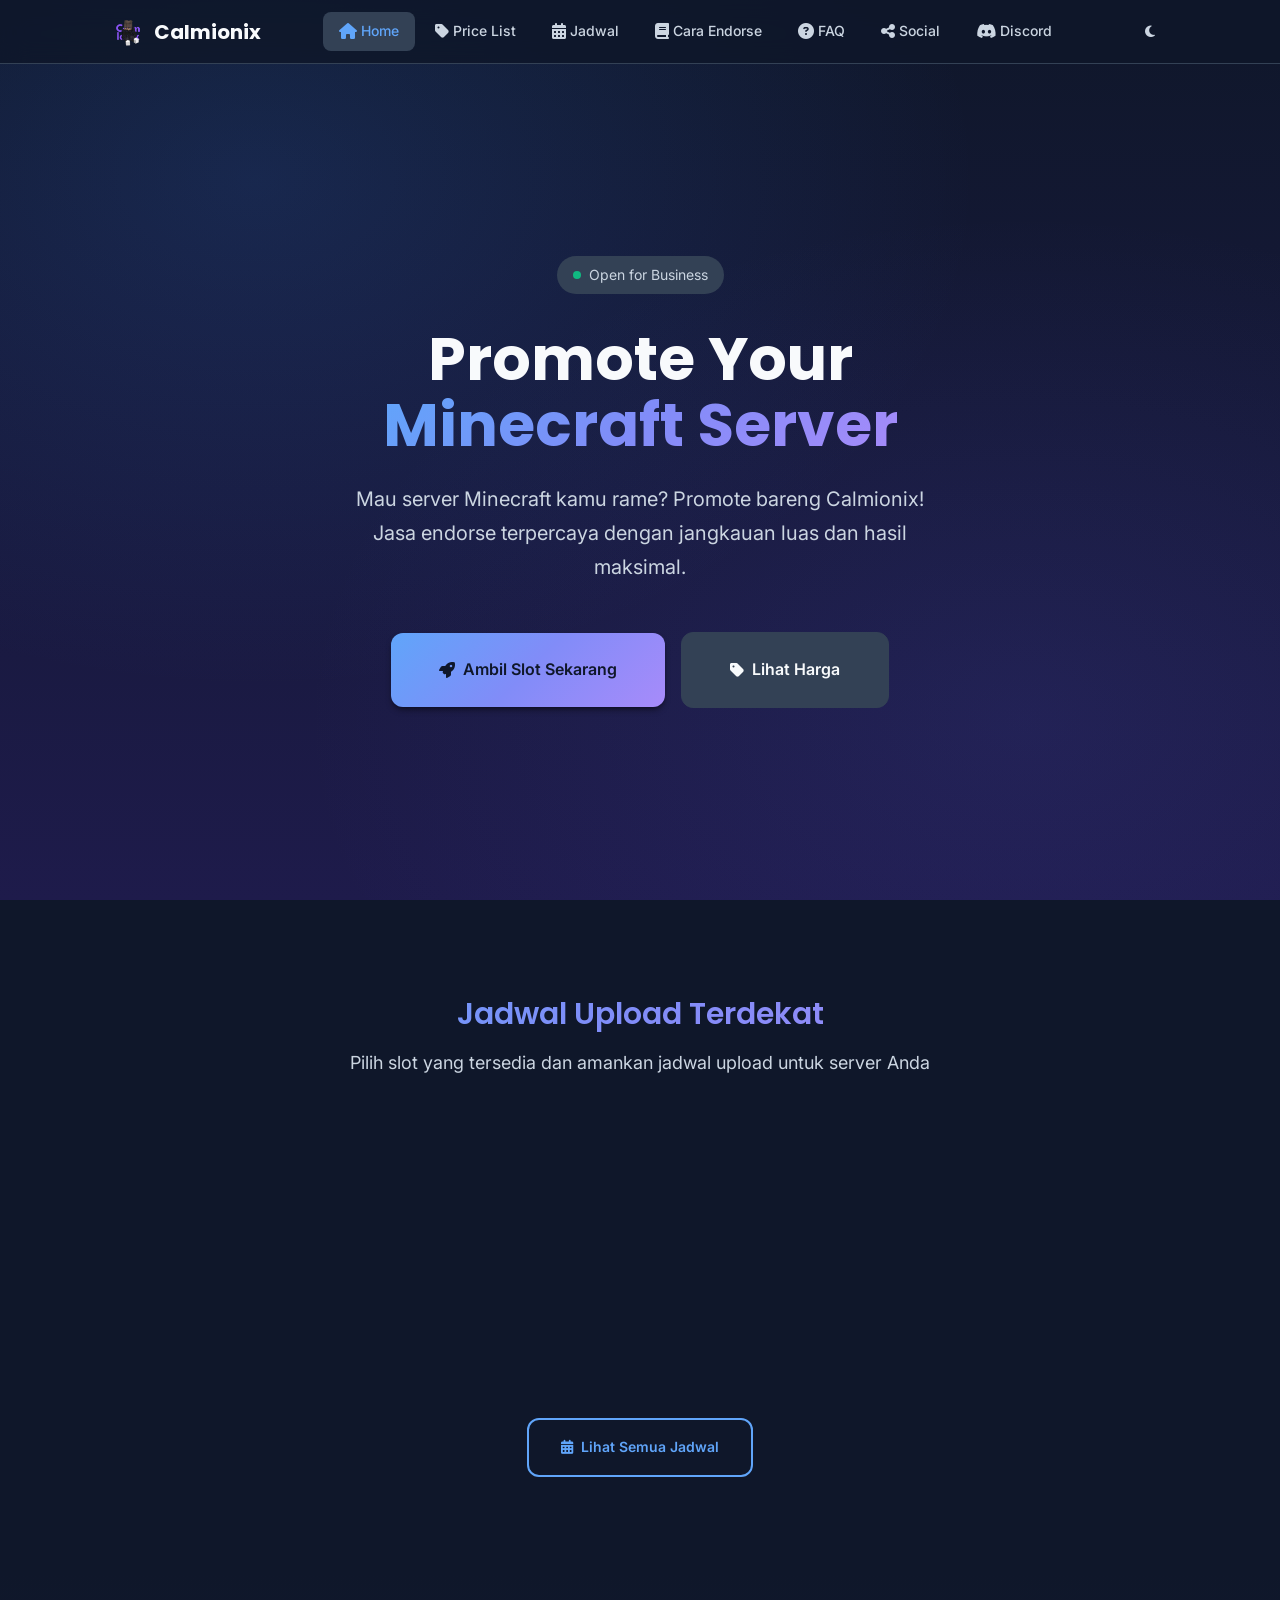
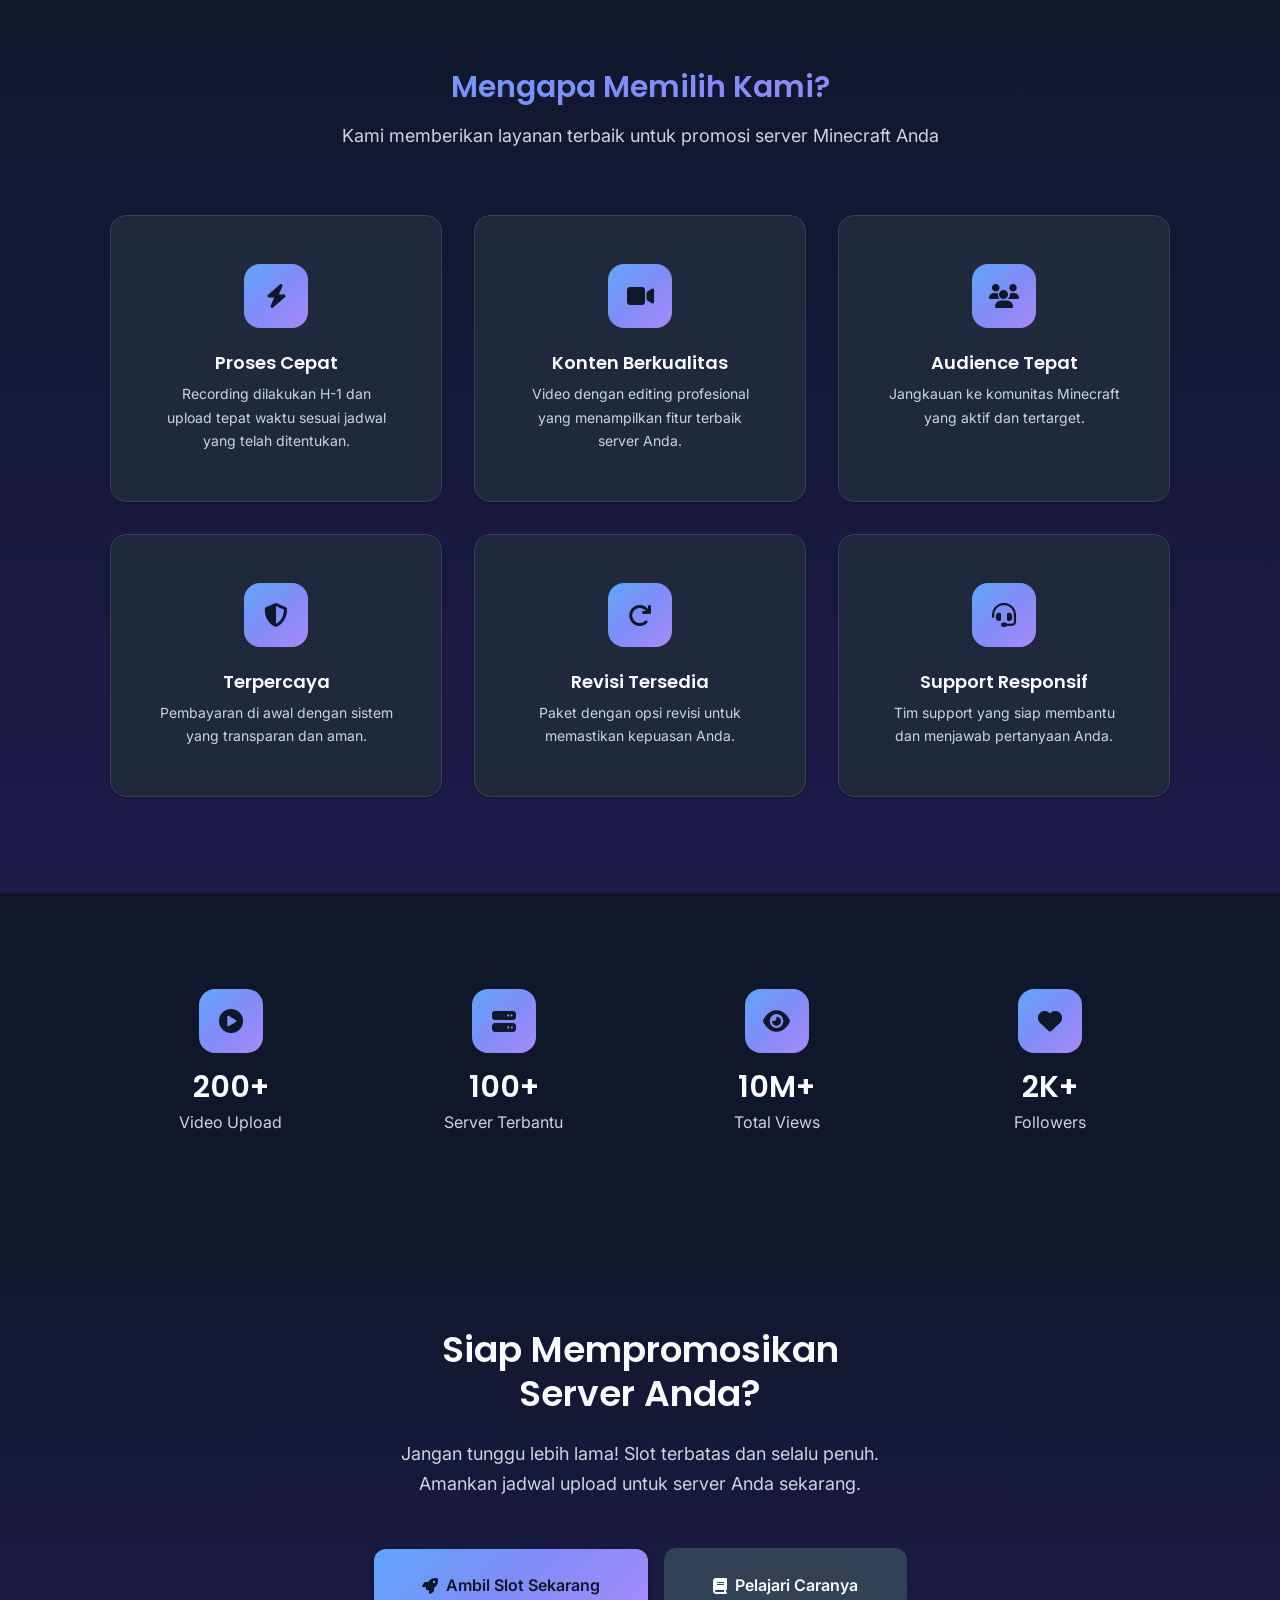
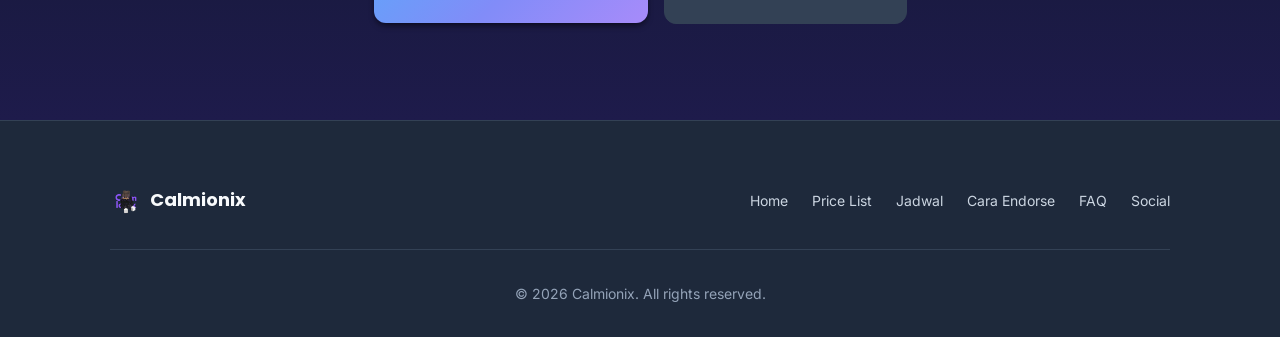
<file: index.html>
<!DOCTYPE html>
<html lang="id" data-theme="dark">
<head>
  <meta charset="UTF-8">
  <meta name="viewport" content="width=device-width, initial-scale=1.0">
  <title>Calmionix - Promote Your Minecraft Server</title>
  <meta name="description" content="Mau server Minecraft kamu rame? Promote bareng Calmionix! Jasa endorse terpercaya dengan jangkauan luas dan hasil maksimal.">
  
  <!-- Fonts -->
  <link rel="preconnect" href="https://fonts.googleapis.com">
  <link rel="preconnect" href="https://fonts.gstatic.com" crossorigin>
  <link href="https://fonts.googleapis.com/css2?family=Inter:wght@400;500;600;700&family=Poppins:wght@500;600;700&display=swap" rel="stylesheet">
  
  <!-- Icons -->
  <link rel="stylesheet" href="https://cdnjs.cloudflare.com/ajax/libs/font-awesome/6.5.1/css/all.min.css">
  
  <!-- Styles -->
  <link rel="stylesheet" href="assets/css/main.css">
  
  <!-- Favicon -->
  <link rel="icon" type="image/png" href="assets/images/logo.png">
</head>
<body>
  <!-- Navbar -->
  <nav class="navbar">
    <div class="container">
      <a href="index.html" class="navbar-brand">
        <img src="assets/images/logo.png" alt="Calmionix Logo">
        <span>Calmionix</span>
      </a>
      
      <ul class="navbar-nav">
        <li><a href="index.html" class="nav-link active"><i class="fas fa-home"></i> Home</a></li>
        <li><a href="price.html" class="nav-link"><i class="fas fa-tag"></i> Price List</a></li>
        <li><a href="schedule.html" class="nav-link"><i class="fas fa-calendar-alt"></i> Jadwal</a></li>
        <li><a href="cara-endorse.html" class="nav-link"><i class="fas fa-book"></i> Cara Endorse</a></li>
        <li><a href="faq.html" class="nav-link"><i class="fas fa-question-circle"></i> FAQ</a></li>
        <li><a href="social.html" class="nav-link"><i class="fas fa-share-alt"></i> Social</a></li>
        <li><a href="https://discord.gg/qfdBAW29sT" class="nav-link" target="_blank"><i class="fab fa-discord"></i> Discord</a></li>
      </ul>
      
      <div class="navbar-actions">
        <button class="theme-toggle" aria-label="Toggle theme">
          <i class="fas fa-sun sun-icon"></i>
          <i class="fas fa-moon moon-icon"></i>
        </button>
        <button class="menu-toggle" aria-label="Toggle menu">
          <span></span>
          <span></span>
          <span></span>
        </button>
      </div>
    </div>
  </nav>

  <!-- Hero Section -->
  <section class="hero bg-gradient">
    <div class="container">
      <div class="hero-content animate-fade-in-up">
        <div class="hero-badge">
          <span></span>
          Open for Business
        </div>
        
        <h1>
          Promote Your<br>
          <span class="gradient-text">Minecraft Server</span><br>
        </h1>
        
        <p>
          Mau server Minecraft kamu rame? Promote bareng Calmionix!
          Jasa endorse terpercaya dengan jangkauan luas dan hasil maksimal.
        </p>
        
        <div class="hero-actions">
          <a href="schedule.html" class="btn btn-primary btn-lg">
            <i class="fas fa-rocket"></i>
            Ambil Slot Sekarang
          </a>
          <a href="price.html" class="btn btn-secondary btn-lg">
            <i class="fas fa-tag"></i>
            Lihat Harga
          </a>
        </div>
      </div>
    </div>
  </section>

  <!-- Preview Jadwal Section -->
  <section class="section">
    <div class="container">
      <div class="section-title reveal">
        <h2>Jadwal Upload Terdekat</h2>
        <p>Pilih slot yang tersedia dan amankan jadwal upload untuk server Anda</p>
      </div>
      
      <div class="schedule-grid" id="schedulePreview">
        <!-- Schedule items will be loaded by JavaScript -->
      </div>
      
      <div class="text-center mt-4 reveal">
        <a href="schedule.html" class="btn btn-outline">
          <i class="fas fa-calendar-alt"></i>
          Lihat Semua Jadwal
        </a>
      </div>
    </div>
  </section>

  <!-- Keunggulan Section -->
  <section class="section bg-gradient">
    <div class="container">
      <div class="section-title reveal">
        <h2>Mengapa Memilih Kami?</h2>
        <p>Kami memberikan layanan terbaik untuk promosi server Minecraft Anda</p>
      </div>
      
      <div class="grid grid-3">
        <div class="card feature-card reveal stagger-1">
          <div class="feature-icon">
            <i class="fas fa-bolt"></i>
          </div>
          <h3>Proses Cepat</h3>
          <p>Recording dilakukan H-1 dan upload tepat waktu sesuai jadwal yang telah ditentukan.</p>
        </div>
        
        <div class="card feature-card reveal stagger-2">
          <div class="feature-icon">
            <i class="fas fa-video"></i>
          </div>
          <h3>Konten Berkualitas</h3>
          <p>Video dengan editing profesional yang menampilkan fitur terbaik server Anda.</p>
        </div>
        
        <div class="card feature-card reveal stagger-3">
          <div class="feature-icon">
            <i class="fas fa-users"></i>
          </div>
          <h3>Audience Tepat</h3>
          <p>Jangkauan ke komunitas Minecraft yang aktif dan tertarget.</p>
        </div>
        
        <div class="card feature-card reveal stagger-4">
          <div class="feature-icon">
            <i class="fas fa-shield-alt"></i>
          </div>
          <h3>Terpercaya</h3>
          <p>Pembayaran di awal dengan sistem yang transparan dan aman.</p>
        </div>
        
        <div class="card feature-card reveal stagger-5">
          <div class="feature-icon">
            <i class="fas fa-redo"></i>
          </div>
          <h3>Revisi Tersedia</h3>
          <p>Paket dengan opsi revisi untuk memastikan kepuasan Anda.</p>
        </div>
        
        <div class="card feature-card reveal stagger-6">
          <div class="feature-icon">
            <i class="fas fa-headset"></i>
          </div>
          <h3>Support Responsif</h3>
          <p>Tim support yang siap membantu dan menjawab pertanyaan Anda.</p>
        </div>
      </div>
    </div>
  </section>

  <!-- Stats Section -->
  <section class="section">
    <div class="container">
      <div class="grid grid-4 text-center reveal">
        <div>
          <div class="feature-icon" style="margin-bottom: var(--space-md);">
            <i class="fas fa-play-circle"></i>
          </div>
          <h3 style="font-size: var(--text-3xl); margin-bottom: var(--space-xs);">200+</h3>
          <p>Video Upload</p>
        </div>
        <div>
          <div class="feature-icon" style="margin-bottom: var(--space-md);">
            <i class="fas fa-server"></i>
          </div>
          <h3 style="font-size: var(--text-3xl); margin-bottom: var(--space-xs);">100+</h3>
          <p>Server Terbantu</p>
        </div>
        <div>
          <div class="feature-icon" style="margin-bottom: var(--space-md);">
            <i class="fas fa-eye"></i>
          </div>
          <h3 style="font-size: var(--text-3xl); margin-bottom: var(--space-xs);">10M+</h3>
          <p>Total Views</p>
        </div>
        <div>
          <div class="feature-icon" style="margin-bottom: var(--space-md);">
            <i class="fas fa-heart"></i>
          </div>
          <h3 style="font-size: var(--text-3xl); margin-bottom: var(--space-xs);">2K+</h3>
          <p>Followers</p>
        </div>
      </div>
    </div>
  </section>

  <!-- CTA Section -->
  <section class="section bg-gradient">
    <div class="container">
      <div class="text-center reveal">
        <h2 style="font-size: var(--text-4xl); margin-bottom: var(--space-lg);">
          Siap Mempromosikan<br>Server Anda?
        </h2>
        <p style="font-size: var(--text-lg); max-width: 500px; margin: 0 auto var(--space-2xl);">
          Jangan tunggu lebih lama! Slot terbatas dan selalu penuh. 
          Amankan jadwal upload untuk server Anda sekarang.
        </p>
        <div class="hero-actions" style="justify-content: center;">
          <a href="schedule.html" class="btn btn-primary btn-lg">
            <i class="fas fa-rocket"></i>
            Ambil Slot Sekarang
          </a>
          <a href="cara-endorse.html" class="btn btn-secondary btn-lg">
            <i class="fas fa-book"></i>
            Pelajari Caranya
          </a>
        </div>
      </div>
    </div>
  </section>

  <!-- Footer -->
  <footer class="footer">
    <div class="container">
      <div class="footer-content">
        <a href="index.html" class="footer-brand">
          <img src="assets/images/logo.png" alt="Calmionix Logo" style="width: 32px; height: 32px;">
          <span>Calmionix</span>
        </a>
        
        <ul class="footer-links">
          <li><a href="index.html">Home</a></li>
          <li><a href="price.html">Price List</a></li>
          <li><a href="schedule.html">Jadwal</a></li>
          <li><a href="cara-endorse.html">Cara Endorse</a></li>
          <li><a href="faq.html">FAQ</a></li>
          <li><a href="social.html">Social</a></li>
        </ul>
      </div>
      
      <div class="footer-bottom">
        <p>&copy; 2026 Calmionix. All rights reserved.</p>
      </div>
    </div>
  </footer>

  <!-- Scripts -->
  <script src="assets/js/main.js"></script>
  <script>
    // Load schedule preview
    document.addEventListener('DOMContentLoaded', function() {
      Calmionix.loadSchedulePreview();
    });
  </script>
</body>
</html>
</file>
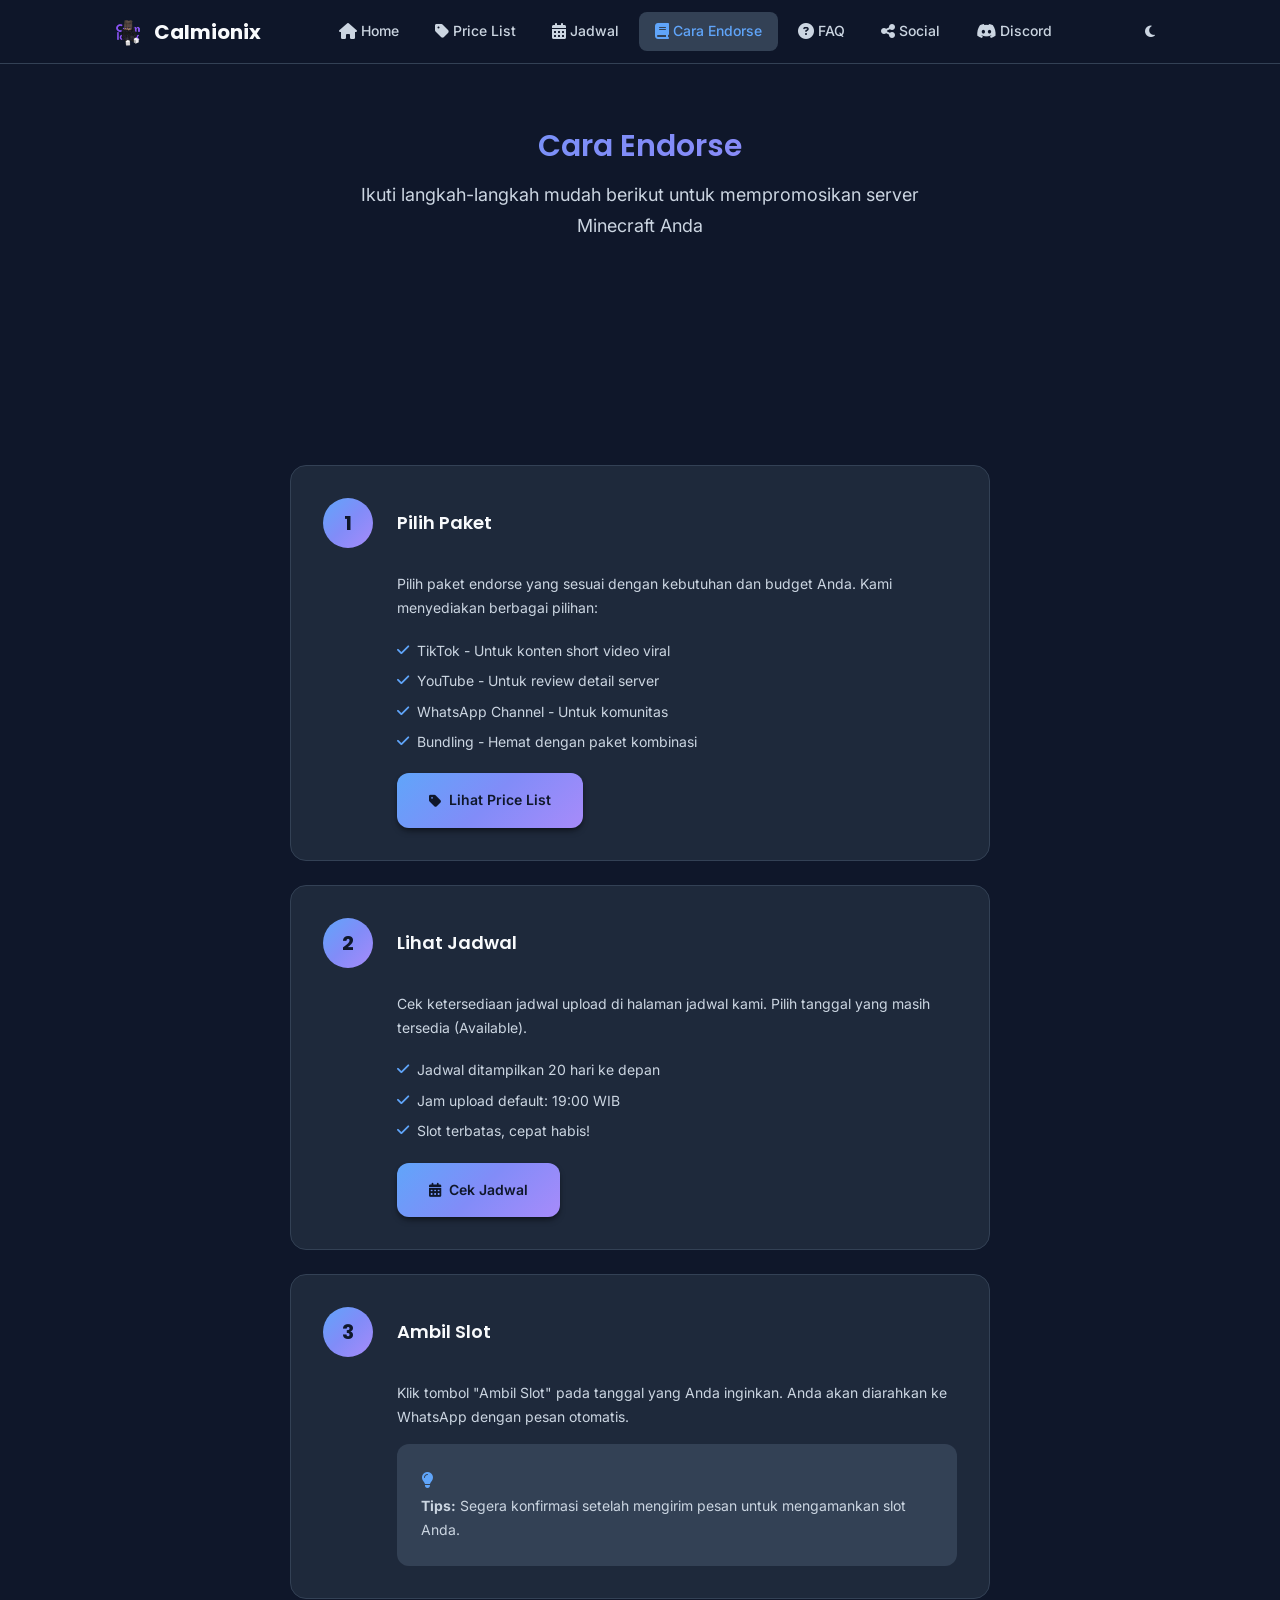
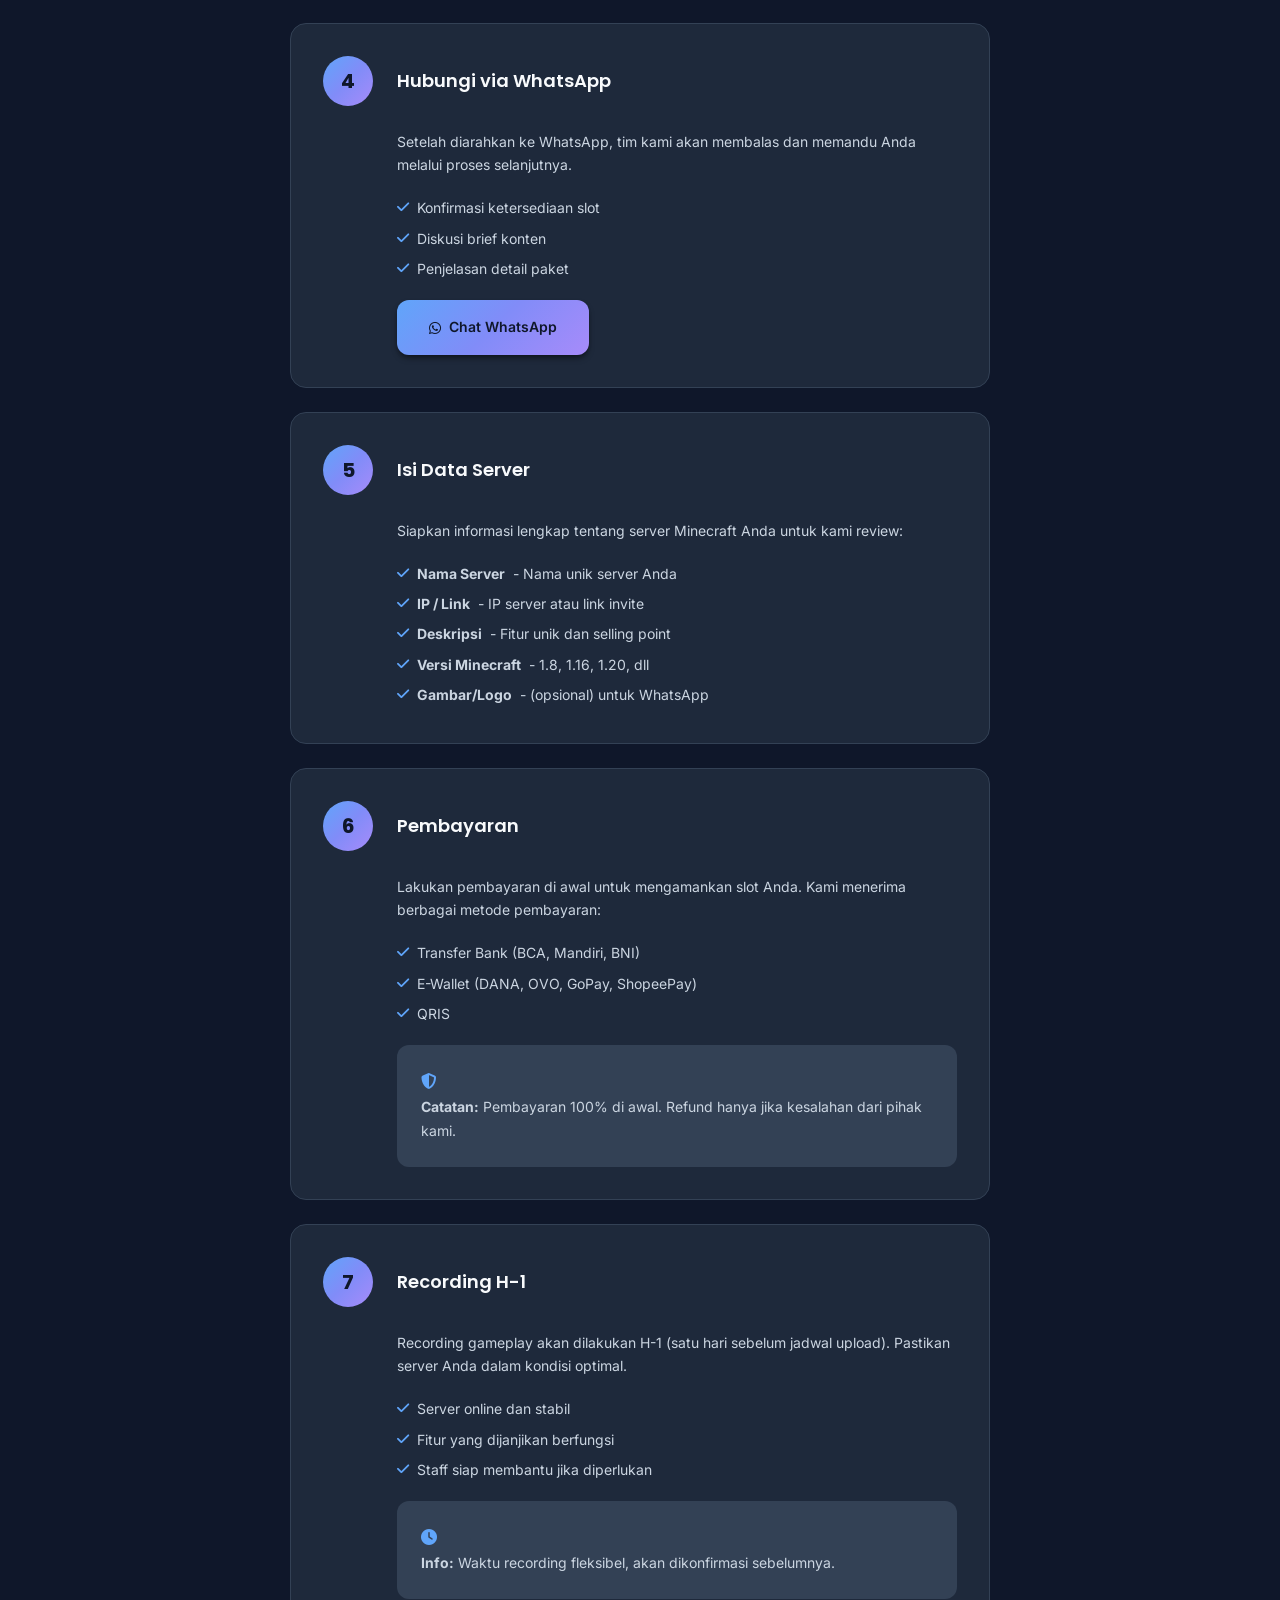
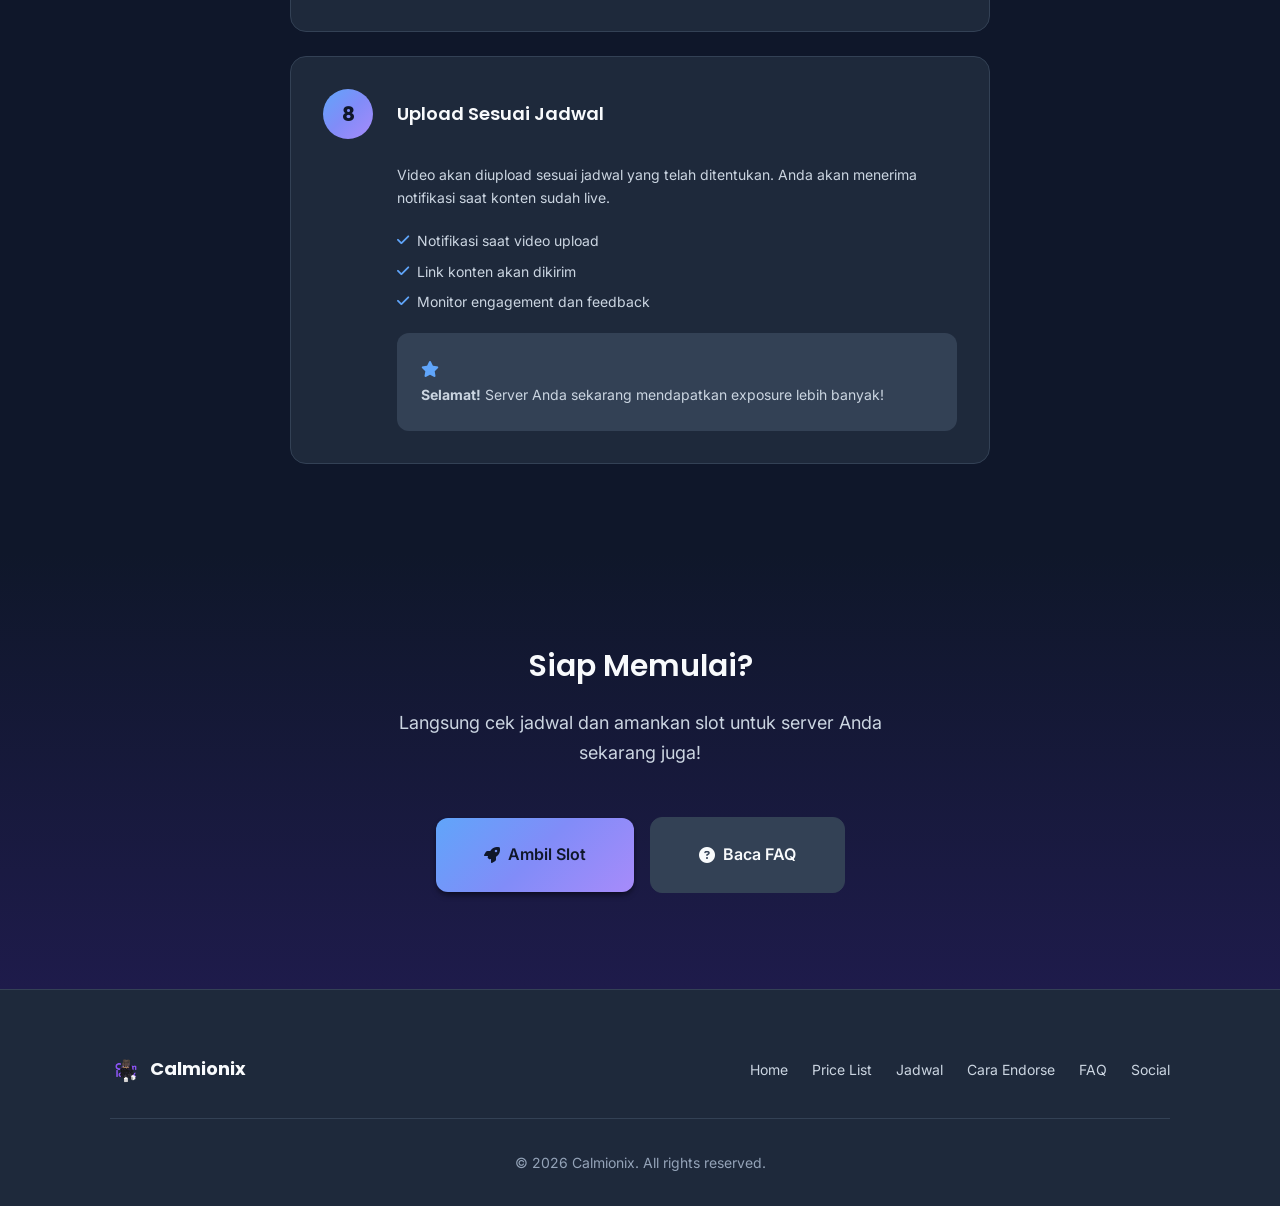
<file: cara-endorse.html>
<!DOCTYPE html>
<html lang="id" data-theme="dark">
<head>
  <meta charset="UTF-8">
  <meta name="viewport" content="width=device-width, initial-scale=1.0">
  <title>Cara Endorse - Calmionix</title>
  <meta name="description" content="Panduan lengkap cara endorse server Minecraft di Calmionix. Ikuti langkah-langkah mudah ini.">
  
  <!-- Fonts -->
  <link rel="preconnect" href="https://fonts.googleapis.com">
  <link rel="preconnect" href="https://fonts.gstatic.com" crossorigin>
  <link href="https://fonts.googleapis.com/css2?family=Inter:wght@400;500;600;700&family=Poppins:wght@500;600;700&display=swap" rel="stylesheet">
  
  <!-- Icons -->
  <link rel="stylesheet" href="https://cdnjs.cloudflare.com/ajax/libs/font-awesome/6.5.1/css/all.min.css">
  
  <!-- Styles -->
  <link rel="stylesheet" href="assets/css/main.css">
  
  <!-- Favicon -->
  <link rel="icon" type="image/png" href="assets/images/logo.png">
  
  <style>
    .steps-container {
      max-width: 700px;
      margin: 0 auto;
    }
    
    .step-card {
      background: var(--bg-card);
      border: 1px solid var(--border-color);
      border-radius: var(--radius-xl);
      padding: var(--space-xl);
      margin-bottom: var(--space-lg);
      transition: all var(--transition-base);
    }
    
    .step-card:hover {
      transform: translateX(8px);
      border-color: var(--accent-primary);
      box-shadow: var(--shadow-md);
    }
    
    .step-header {
      display: flex;
      align-items: center;
      gap: var(--space-lg);
      margin-bottom: var(--space-md);
    }
    
    .step-number {
      width: 50px;
      height: 50px;
      flex-shrink: 0;
      display: flex;
      align-items: center;
      justify-content: center;
      background: var(--accent-gradient);
      border-radius: var(--radius-full);
      font-family: var(--font-display);
      font-size: var(--text-xl);
      font-weight: var(--font-bold);
      color: var(--text-inverse);
    }
    
    .step-title {
      font-size: var(--text-lg);
      font-weight: var(--font-semibold);
      margin: 0;
    }
    
    .step-content {
      padding-left: calc(50px + var(--space-lg));
    }
    
    .step-content p {
      margin-bottom: var(--space-md);
      color: var(--text-secondary);
    }
    
    .step-content ul {
      list-style: none;
      padding: 0;
    }
    
    .step-content li {
      display: flex;
      align-items: flex-start;
      gap: var(--space-sm);
      padding: var(--space-xs) 0;
      color: var(--text-secondary);
      font-size: var(--text-sm);
    }
    
    .step-content li i {
      color: var(--accent-primary);
      margin-top: 3px;
    }
    
    .step-actions {
      display: flex;
      gap: var(--space-md);
      margin-top: var(--space-md);
      flex-wrap: wrap;
    }
    
    .info-box {
      background: var(--bg-tertiary);
      border-radius: var(--radius-lg);
      padding: var(--space-lg);
      margin-top: var(--space-md);
    }
    
    .info-box i {
      color: var(--accent-primary);
      margin-right: var(--space-sm);
    }
    
    .info-box p {
      margin: 0;
      font-size: var(--text-sm);
    }
    
    @media (max-width: 768px) {
      .step-content {
        padding-left: 0;
      }
      
      .step-header {
        flex-direction: column;
        align-items: flex-start;
        gap: var(--space-md);
      }
    }
  </style>
</head>
<body>
  <!-- Navbar -->
  <nav class="navbar">
    <div class="container">
      <a href="index.html" class="navbar-brand">
        <img src="assets/images/logo.png" alt="Calmionix Logo">
        <span>Calmionix</span>
      </a>
      
      <ul class="navbar-nav">
        <li><a href="index.html" class="nav-link"><i class="fas fa-home"></i> Home</a></li>
        <li><a href="price.html" class="nav-link"><i class="fas fa-tag"></i> Price List</a></li>
        <li><a href="schedule.html" class="nav-link"><i class="fas fa-calendar-alt"></i> Jadwal</a></li>
        <li><a href="cara-endorse.html" class="nav-link active"><i class="fas fa-book"></i> Cara Endorse</a></li>
        <li><a href="faq.html" class="nav-link"><i class="fas fa-question-circle"></i> FAQ</a></li>
        <li><a href="social.html" class="nav-link"><i class="fas fa-share-alt"></i> Social</a></li>
        <li><a href="https://discord.gg/qfdBAW29sT" class="nav-link" target="_blank"><i class="fab fa-discord"></i> Discord</a></li>
      </ul>
      
      <div class="navbar-actions">
        <button class="theme-toggle" aria-label="Toggle theme">
          <i class="fas fa-sun sun-icon"></i>
          <i class="fas fa-moon moon-icon"></i>
        </button>
        <button class="menu-toggle" aria-label="Toggle menu">
          <span></span>
          <span></span>
          <span></span>
        </button>
      </div>
    </div>
  </nav>

  <!-- Header Section -->
  <section class="section" style="padding-top: calc(var(--navbar-height) + var(--space-3xl));">
    <div class="container">
      <div class="section-title reveal">
        <h2>Cara Endorse</h2>
        <p>Ikuti langkah-langkah mudah berikut untuk mempromosikan server Minecraft Anda</p>
      </div>
    </div>
  </section>

  <!-- Steps Section -->
  <section class="section-sm">
    <div class="container">
      <div class="steps-container">
        <!-- Step 1 -->
        <div class="step-card reveal stagger-1">
          <div class="step-header">
            <div class="step-number">1</div>
            <h3 class="step-title">Pilih Paket</h3>
          </div>
          <div class="step-content">
            <p>Pilih paket endorse yang sesuai dengan kebutuhan dan budget Anda. Kami menyediakan berbagai pilihan:</p>
            <ul>
              <li><i class="fas fa-check"></i> TikTok - Untuk konten short video viral</li>
              <li><i class="fas fa-check"></i> YouTube - Untuk review detail server</li>
              <li><i class="fas fa-check"></i> WhatsApp Channel - Untuk komunitas</li>
              <li><i class="fas fa-check"></i> Bundling - Hemat dengan paket kombinasi</li>
            </ul>
            <div class="step-actions">
              <a href="price.html" class="btn btn-primary">
                <i class="fas fa-tag"></i> Lihat Price List
              </a>
            </div>
          </div>
        </div>

        <!-- Step 2 -->
        <div class="step-card reveal stagger-2">
          <div class="step-header">
            <div class="step-number">2</div>
            <h3 class="step-title">Lihat Jadwal</h3>
          </div>
          <div class="step-content">
            <p>Cek ketersediaan jadwal upload di halaman jadwal kami. Pilih tanggal yang masih tersedia (Available).</p>
            <ul>
              <li><i class="fas fa-check"></i> Jadwal ditampilkan 20 hari ke depan</li>
              <li><i class="fas fa-check"></i> Jam upload default: 19:00 WIB</li>
              <li><i class="fas fa-check"></i> Slot terbatas, cepat habis!</li>
            </ul>
            <div class="step-actions">
              <a href="schedule.html" class="btn btn-primary">
                <i class="fas fa-calendar-alt"></i> Cek Jadwal
              </a>
            </div>
          </div>
        </div>

        <!-- Step 3 -->
        <div class="step-card reveal stagger-3">
          <div class="step-header">
            <div class="step-number">3</div>
            <h3 class="step-title">Ambil Slot</h3>
          </div>
          <div class="step-content">
            <p>Klik tombol "Ambil Slot" pada tanggal yang Anda inginkan. Anda akan diarahkan ke WhatsApp dengan pesan otomatis.</p>
            <div class="info-box">
              <i class="fas fa-lightbulb"></i>
              <p><strong>Tips:</strong> Segera konfirmasi setelah mengirim pesan untuk mengamankan slot Anda.</p>
            </div>
          </div>
        </div>

        <!-- Step 4 -->
        <div class="step-card reveal stagger-4">
          <div class="step-header">
            <div class="step-number">4</div>
            <h3 class="step-title">Hubungi via WhatsApp</h3>
          </div>
          <div class="step-content">
            <p>Setelah diarahkan ke WhatsApp, tim kami akan membalas dan memandu Anda melalui proses selanjutnya.</p>
            <ul>
              <li><i class="fas fa-check"></i> Konfirmasi ketersediaan slot</li>
              <li><i class="fas fa-check"></i> Diskusi brief konten</li>
              <li><i class="fas fa-check"></i> Penjelasan detail paket</li>
            </ul>
            <div class="step-actions">
              <a href="https://wa.me/6282130570915" class="btn btn-primary" target="_blank">
                <i class="fab fa-whatsapp"></i> Chat WhatsApp
              </a>
            </div>
          </div>
        </div>

        <!-- Step 5 -->
        <div class="step-card reveal stagger-5">
          <div class="step-header">
            <div class="step-number">5</div>
            <h3 class="step-title">Isi Data Server</h3>
          </div>
          <div class="step-content">
            <p>Siapkan informasi lengkap tentang server Minecraft Anda untuk kami review:</p>
            <ul>
              <li><i class="fas fa-check"></i> <strong>Nama Server</strong> - Nama unik server Anda</li>
              <li><i class="fas fa-check"></i> <strong>IP / Link</strong> - IP server atau link invite</li>
              <li><i class="fas fa-check"></i> <strong>Deskripsi</strong> - Fitur unik dan selling point</li>
              <li><i class="fas fa-check"></i> <strong>Versi Minecraft</strong> - 1.8, 1.16, 1.20, dll</li>
              <li><i class="fas fa-check"></i> <strong>Gambar/Logo</strong> - (opsional) untuk WhatsApp</li>
            </ul>
          </div>
        </div>

        <!-- Step 6 -->
        <div class="step-card reveal stagger-6">
          <div class="step-header">
            <div class="step-number">6</div>
            <h3 class="step-title">Pembayaran</h3>
          </div>
          <div class="step-content">
            <p>Lakukan pembayaran di awal untuk mengamankan slot Anda. Kami menerima berbagai metode pembayaran:</p>
            <ul>
              <li><i class="fas fa-check"></i> Transfer Bank (BCA, Mandiri, BNI)</li>
              <li><i class="fas fa-check"></i> E-Wallet (DANA, OVO, GoPay, ShopeePay)</li>
              <li><i class="fas fa-check"></i> QRIS</li>
            </ul>
            <div class="info-box">
              <i class="fas fa-shield-alt"></i>
              <p><strong>Catatan:</strong> Pembayaran 100% di awal. Refund hanya jika kesalahan dari pihak kami.</p>
            </div>
          </div>
        </div>

        <!-- Step 7 -->
        <div class="step-card reveal stagger-1">
          <div class="step-header">
            <div class="step-number">7</div>
            <h3 class="step-title">Recording H-1</h3>
          </div>
          <div class="step-content">
            <p>Recording gameplay akan dilakukan H-1 (satu hari sebelum jadwal upload). Pastikan server Anda dalam kondisi optimal.</p>
            <ul>
              <li><i class="fas fa-check"></i> Server online dan stabil</li>
              <li><i class="fas fa-check"></i> Fitur yang dijanjikan berfungsi</li>
              <li><i class="fas fa-check"></i> Staff siap membantu jika diperlukan</li>
            </ul>
            <div class="info-box">
              <i class="fas fa-clock"></i>
              <p><strong>Info:</strong> Waktu recording fleksibel, akan dikonfirmasi sebelumnya.</p>
            </div>
          </div>
        </div>

        <!-- Step 8 -->
        <div class="step-card reveal stagger-2">
          <div class="step-header">
            <div class="step-number">8</div>
            <h3 class="step-title">Upload Sesuai Jadwal</h3>
          </div>
          <div class="step-content">
            <p>Video akan diupload sesuai jadwal yang telah ditentukan. Anda akan menerima notifikasi saat konten sudah live.</p>
            <ul>
              <li><i class="fas fa-check"></i> Notifikasi saat video upload</li>
              <li><i class="fas fa-check"></i> Link konten akan dikirim</li>
              <li><i class="fas fa-check"></i> Monitor engagement dan feedback</li>
            </ul>
            <div class="info-box">
              <i class="fas fa-star"></i>
              <p><strong>Selamat!</strong> Server Anda sekarang mendapatkan exposure lebih banyak!</p>
            </div>
          </div>
        </div>
      </div>
    </div>
  </section>

  <!-- CTA Section -->
  <section class="section bg-gradient">
    <div class="container">
      <div class="text-center reveal">
        <h2 style="font-size: var(--text-3xl); margin-bottom: var(--space-lg);">
          Siap Memulai?
        </h2>
        <p style="font-size: var(--text-lg); max-width: 500px; margin: 0 auto var(--space-2xl);">
          Langsung cek jadwal dan amankan slot untuk server Anda sekarang juga!
        </p>
        <div class="hero-actions" style="justify-content: center;">
          <a href="schedule.html" class="btn btn-primary btn-lg">
            <i class="fas fa-rocket"></i>
            Ambil Slot
          </a>
          <a href="faq.html" class="btn btn-secondary btn-lg">
            <i class="fas fa-question-circle"></i>
            Baca FAQ
          </a>
        </div>
      </div>
    </div>
  </section>

  <!-- Footer -->
  <footer class="footer">
    <div class="container">
      <div class="footer-content">
        <a href="index.html" class="footer-brand">
          <img src="assets/images/logo.png" alt="Calmionix Logo" style="width: 32px; height: 32px;">
          <span>Calmionix</span>
        </a>
        
        <ul class="footer-links">
          <li><a href="index.html">Home</a></li>
          <li><a href="price.html">Price List</a></li>
          <li><a href="schedule.html">Jadwal</a></li>
          <li><a href="cara-endorse.html">Cara Endorse</a></li>
          <li><a href="faq.html">FAQ</a></li>
          <li><a href="social.html">Social</a></li>
        </ul>
      </div>
      
      <div class="footer-bottom">
        <p>&copy; 2026 Calmionix. All rights reserved.</p>
      </div>
    </div>
  </footer>

  <!-- Scripts -->
  <script src="assets/js/main.js"></script>
</body>
</html>
</file>
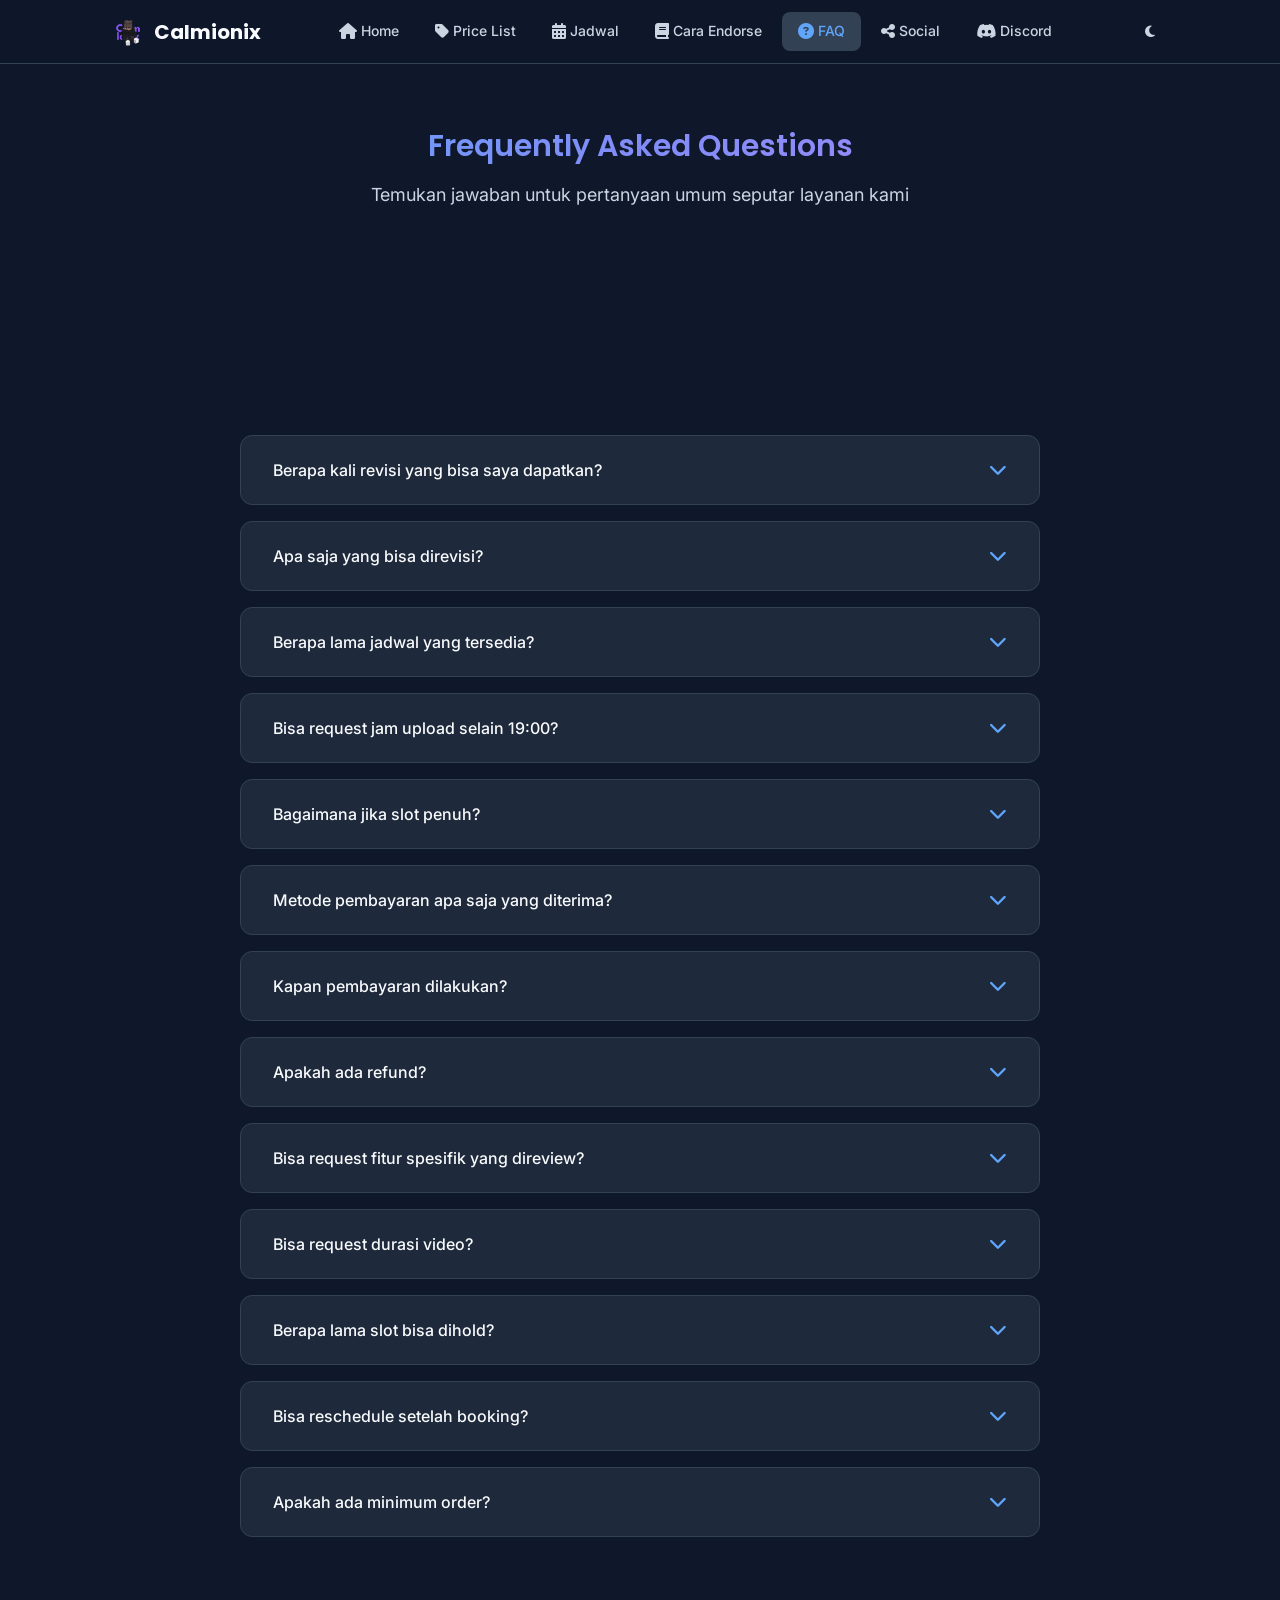
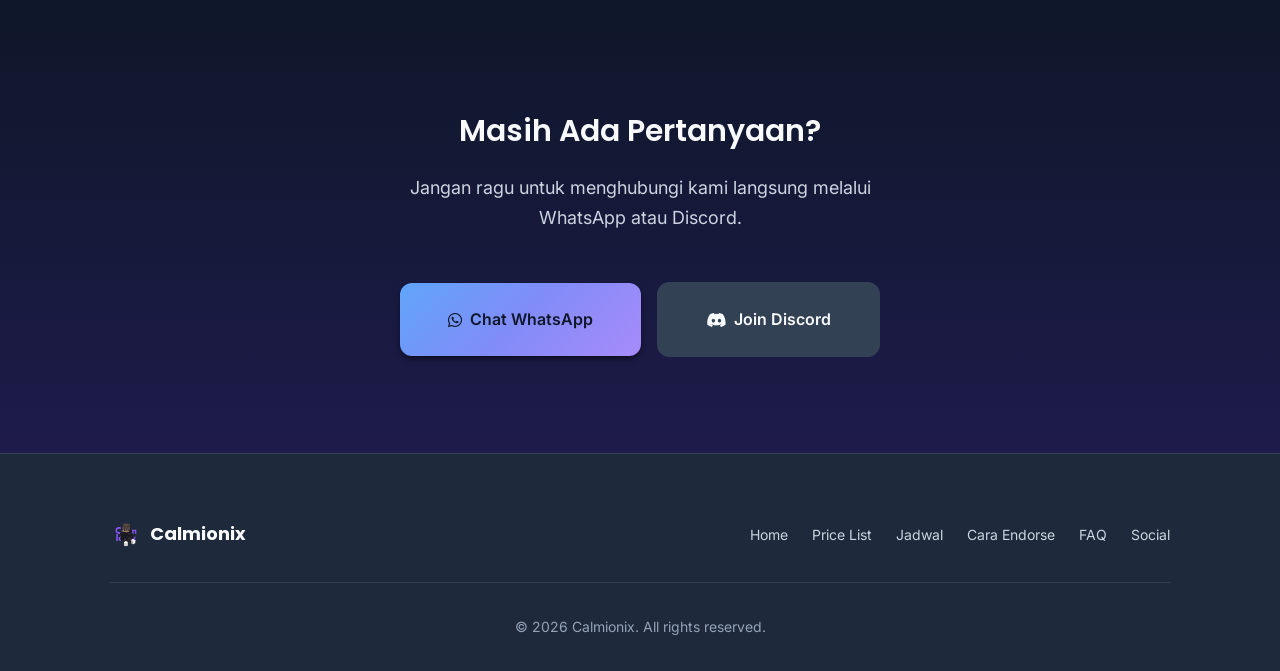
<file: faq.html>
<!DOCTYPE html>
<html lang="id" data-theme="dark">
<head>
  <meta charset="UTF-8">
  <meta name="viewport" content="width=device-width, initial-scale=1.0">
  <title>FAQ - Calmionix</title>
  <meta name="description" content="Frequently Asked Questions tentang jasa endorse server Minecraft Calmionix.">
  
  <!-- Fonts -->
  <link rel="preconnect" href="https://fonts.googleapis.com">
  <link rel="preconnect" href="https://fonts.gstatic.com" crossorigin>
  <link href="https://fonts.googleapis.com/css2?family=Inter:wght@400;500;600;700&family=Poppins:wght@500;600;700&display=swap" rel="stylesheet">
  
  <!-- Icons -->
  <link rel="stylesheet" href="https://cdnjs.cloudflare.com/ajax/libs/font-awesome/6.5.1/css/all.min.css">
  
  <!-- Styles -->
  <link rel="stylesheet" href="assets/css/main.css">
  
  <!-- Favicon -->
  <link rel="icon" type="image/png" href="assets/images/logo.png">
</head>
<body>
  <!-- Navbar -->
  <nav class="navbar">
    <div class="container">
      <a href="index.html" class="navbar-brand">
        <img src="assets/images/logo.png" alt="Calmionix Logo">
        <span>Calmionix</span>
      </a>
      
      <ul class="navbar-nav">
        <li><a href="index.html" class="nav-link"><i class="fas fa-home"></i> Home</a></li>
        <li><a href="price.html" class="nav-link"><i class="fas fa-tag"></i> Price List</a></li>
        <li><a href="schedule.html" class="nav-link"><i class="fas fa-calendar-alt"></i> Jadwal</a></li>
        <li><a href="cara-endorse.html" class="nav-link"><i class="fas fa-book"></i> Cara Endorse</a></li>
        <li><a href="faq.html" class="nav-link active"><i class="fas fa-question-circle"></i> FAQ</a></li>
        <li><a href="social.html" class="nav-link"><i class="fas fa-share-alt"></i> Social</a></li>
        <li><a href="https://discord.gg/qfdBAW29sT" class="nav-link" target="_blank"><i class="fab fa-discord"></i> Discord</a></li>
      </ul>
      
      <div class="navbar-actions">
        <button class="theme-toggle" aria-label="Toggle theme">
          <i class="fas fa-sun sun-icon"></i>
          <i class="fas fa-moon moon-icon"></i>
        </button>
        <button class="menu-toggle" aria-label="Toggle menu">
          <span></span>
          <span></span>
          <span></span>
        </button>
      </div>
    </div>
  </nav>

  <!-- Header Section -->
  <section class="section" style="padding-top: calc(var(--navbar-height) + var(--space-3xl));">
    <div class="container">
      <div class="section-title reveal">
        <h2>Frequently Asked Questions</h2>
        <p>Temukan jawaban untuk pertanyaan umum seputar layanan kami</p>
      </div>
    </div>
  </section>

  <!-- FAQ Section -->
  <section class="section-sm">
    <div class="container">
      <div class="accordion">
        <!-- Revisi -->
        <div class="accordion-item reveal stagger-1">
          <button class="accordion-header">
            <span>Berapa kali revisi yang bisa saya dapatkan?</span>
            <i class="fas fa-chevron-down"></i>
          </button>
          <div class="accordion-body">
              <div class="accordion-body-inner">
            <div class="accordion-body-inner">
            <p>Jumlah revisi tergantung pada paket yang Anda pilih:</p>
            <ul style="margin-top: var(--space-sm); padding-left: var(--space-lg);">
              <li>Paket Basic: Tidak termasuk revisi</li>
              <li>Paket Standard: 1x revisi</li>
              <li>Paket Premium: 2x revisi</li>
            </ul>
            <p style="margin-top: var(--space-sm);">Revisi mencakup perubahan editing, penambahan/teks, atau perbaikan audio. Revisi tidak mencakup recording ulang.</p>
            </div>
              </div>
          </div>
        </div>

        <div class="accordion-item reveal stagger-2">
          <button class="accordion-header">
            <span>Apa saja yang bisa direvisi?</span>
            <i class="fas fa-chevron-down"></i>
          </button>
          <div class="accordion-body">
              <div class="accordion-body-inner">
            <p>Yang bisa direvisi meliputi:</p>
            <ul style="margin-top: var(--space-sm); padding-left: var(--space-lg);">
              <li>Penambahan atau pengurangan teks/overlay</li>
              <li>Perubahan urutan clip</li>
              <li>Penyesuaian warna/grading</li>
              <li>Perbaikan audio/music</li>
              <li>Perubahan thumbnail (YouTube)</li>
            </ul>
            <p style="margin-top: var(--space-sm);"><strong>Catatan:</strong> Revisi tidak termasuk recording ulang atau perubahan konsep utama video.</p>
              </div>
          </div>
        </div>

        <!-- Jadwal -->
        <div class="accordion-item reveal stagger-3">
          <button class="accordion-header">
            <span>Berapa lama jadwal yang tersedia?</span>
            <i class="fas fa-chevron-down"></i>
          </button>
          <div class="accordion-body">
              <div class="accordion-body-inner">
            <p>Kami menampilkan jadwal untuk <strong>20 hari ke depan</strong> dari hari ini. Sistem kami tidak menggunakan sistem bulanan, jadi Anda selalu bisa melihat ketersediaan slot dalam 20 hari ke depan.</p>
              </div>
          </div>
        </div>

        <div class="accordion-item reveal stagger-4">
          <button class="accordion-header">
            <span>Bisa request jam upload selain 19:00?</span>
            <i class="fas fa-chevron-down"></i>
          </button>
          <div class="accordion-body">
              <div class="accordion-body-inner">
            <p>Jam upload default kami adalah <strong>19:00 WIB</strong>. Namun, Anda bisa request jam upload lain dengan konfirmasi terlebih dahulu. Request jam khusus tergantung ketersediaan dan mungkin dikenakan biaya tambahan.</p>
              </div>
          </div>
        </div>

        <div class="accordion-item reveal stagger-5">
          <button class="accordion-header">
            <span>Bagaimana jika slot penuh?</span>
            <i class="fas fa-chevron-down"></i>
          </button>
          <div class="accordion-body">
              <div class="accordion-body-inner">
            <p>Jika slot penuh, Anda bisa:</p>
            <ul style="margin-top: var(--space-sm); padding-left: var(--space-lg);">
              <li>Memilih tanggal lain yang masih tersedia</li>
              <li>Menunggu pembatalan dari klien lain</li>
              <li>Hubungi kami untuk slot darurat (biaya tambahan mungkin berlaku)</li>
            </ul>
              </div>
          </div>
        </div>

        <!-- Pembayaran -->
        <div class="accordion-item reveal stagger-6">
          <button class="accordion-header">
            <span>Metode pembayaran apa saja yang diterima?</span>
            <i class="fas fa-chevron-down"></i>
          </button>
          <div class="accordion-body">
              <div class="accordion-body-inner">
            <p>Kami menerima berbagai metode pembayaran:</p>
            <ul style="margin-top: var(--space-sm); padding-left: var(--space-lg);">
              <li><strong>Transfer Bank:</strong> BCA, Mandiri, BNI</li>
              <li><strong>E-Wallet:</strong> DANA, OVO, GoPay, ShopeePay</li>
              <li><strong>QRIS:</strong> Semua aplikasi pendukung QRIS</li>
            </ul>
              </div>
          </div>
        </div>

        <div class="accordion-item reveal stagger-1">
          <button class="accordion-header">
            <span>Kapan pembayaran dilakukan?</span>
            <i class="fas fa-chevron-down"></i>
          </button>
          <div class="accordion-body">
              <div class="accordion-body-inner">
            <p>Pembayaran dilakukan <strong>100% di awal</strong> untuk mengamankan slot Anda. Slot baru akan direservasi setelah pembayaran diterima dan dikonfirmasi.</p>
              </div>
          </div>
        </div>

        <div class="accordion-item reveal stagger-2">
          <button class="accordion-header">
            <span>Apakah ada refund?</span>
            <i class="fas fa-chevron-down"></i>
          </button>
          <div class="accordion-body">
              <div class="accordion-body-inner">
            <p>Refund diberikan dalam kondisi berikut:</p>
            <ul style="margin-top: var(--space-sm); padding-left: var(--space-lg);">
              <li>Kesalahan teknis dari pihak kami</li>
              <li>Konten tidak bisa diupload karena masalah platform</li>
            </ul>
            <p style="margin-top: var(--space-sm);"><strong>Tidak ada refund</strong> jika pembatalan dilakukan oleh klien atau server tidak bisa diakses saat recording.</p>
              </div>
          </div>
        </div>

        <!-- Request Konten -->
        <div class="accordion-item reveal stagger-3">
          <button class="accordion-header">
            <span>Bisa request fitur spesifik yang direview?</span>
            <i class="fas fa-chevron-down"></i>
          </button>
          <div class="accordion-body">
              <div class="accordion-body-inner">
            <p>Ya, Anda bisa request fitur spesifik yang ingin ditampilkan dalam video. Sebutkan saat proses briefing di WhatsApp. Namun, konten akhir tetap mengikuti arahan kreator untuk hasil terbaik.</p>
              </div>
          </div>
        </div>

        <div class="accordion-item reveal stagger-4">
          <button class="accordion-header">
            <span>Bisa request durasi video?</span>
            <i class="fas fa-chevron-down"></i>
          </button>
          <div class="accordion-body">
              <div class="accordion-body-inner">
            <p>Durasi video mengikuti paket yang dipilih:</p>
            <ul style="margin-top: var(--space-sm); padding-left: var(--space-lg);">
              <li><strong>TikTok:</strong> 30-90 detik (tergantung paket)</li>
              <li><strong>YouTube:</strong> 3-8 menit (tergantung paket)</li>
              <li><strong>WhatsApp:</strong> Teks + gambar</li>
            </ul>
              </div>
          </div>
        </div>

        <!-- Slot -->
        <div class="accordion-item reveal stagger-5">
          <button class="accordion-header">
            <span>Berapa lama slot bisa dihold?</span>
            <i class="fas fa-chevron-down"></i>
          </button>
          <div class="accordion-body">
              <div class="accordion-body-inner">
            <p>Slot akan dihold selama <strong>24 jam</strong> setelah konfirmasi di WhatsApp. Jika pembayaran belum diterima dalam waktu tersebut, slot akan dibuka untuk klien lain.</p>
              </div>
          </div>
        </div>

        <div class="accordion-item reveal stagger-6">
          <button class="accordion-header">
            <span>Bisa reschedule setelah booking?</span>
            <i class="fas fa-chevron-down"></i>
          </button>
          <div class="accordion-body">
              <div class="accordion-body-inner">
            <p>Reschedule bisa dilakukan dengan syarat:</p>
            <ul style="margin-top: var(--space-sm); padding-left: var(--space-lg);">
              <li>Pemberitahuan minimal <strong>H-2</strong> dari jadwal semula</li>
              <li>Terdapat slot kosong di tanggal baru</li>
              <li>Maksimal 1x reschedule per booking</li>
            </ul>
              </div>
          </div>
        </div>

        <div class="accordion-item reveal stagger-1">
          <button class="accordion-header">
            <span>Apakah ada minimum order?</span>
            <i class="fas fa-chevron-down"></i>
          </button>
          <div class="accordion-body">
              <div class="accordion-body-inner">
            <p>Tidak ada minimum order. Anda bisa order 1 paket saja. Namun, kami menyarankan paket bundling untuk hasil promosi yang lebih maksimal dan hemat.</p>
              </div>
          </div>
        </div>
      </div>
    </div>
  </section>

  <!-- CTA Section -->
  <section class="section bg-gradient">
    <div class="container">
      <div class="text-center reveal">
        <h2 style="font-size: var(--text-3xl); margin-bottom: var(--space-lg);">
          Masih Ada Pertanyaan?
        </h2>
        <p style="font-size: var(--text-lg); max-width: 500px; margin: 0 auto var(--space-2xl);">
          Jangan ragu untuk menghubungi kami langsung melalui WhatsApp atau Discord.
        </p>
        <div class="hero-actions" style="justify-content: center;">
          <a href="https://wa.me/6282130570915" class="btn btn-primary btn-lg" target="_blank">
            <i class="fab fa-whatsapp"></i>
            Chat WhatsApp
          </a>
          <a href="https://discord.gg/qfdBAW29sT" class="btn btn-secondary btn-lg" target="_blank">
            <i class="fab fa-discord"></i>
            Join Discord
          </a>
        </div>
      </div>
    </div>
  </section>

  <!-- Footer -->
  <footer class="footer">
    <div class="container">
      <div class="footer-content">
        <a href="index.html" class="footer-brand">
          <img src="assets/images/logo.png" alt="Calmionix Logo" style="width: 32px; height: 32px;">
          <span>Calmionix</span>
        </a>
        
        <ul class="footer-links">
          <li><a href="index.html">Home</a></li>
          <li><a href="price.html">Price List</a></li>
          <li><a href="schedule.html">Jadwal</a></li>
          <li><a href="cara-endorse.html">Cara Endorse</a></li>
          <li><a href="faq.html">FAQ</a></li>
          <li><a href="social.html">Social</a></li>
        </ul>
      </div>
      
      <div class="footer-bottom">
        <p>&copy; 2026 Calmionix. All rights reserved.</p>
      </div>
    </div>
  </footer>

  <!-- Scripts -->
  <script src="assets/js/main.js"></script>
</body>
</html>
</file>
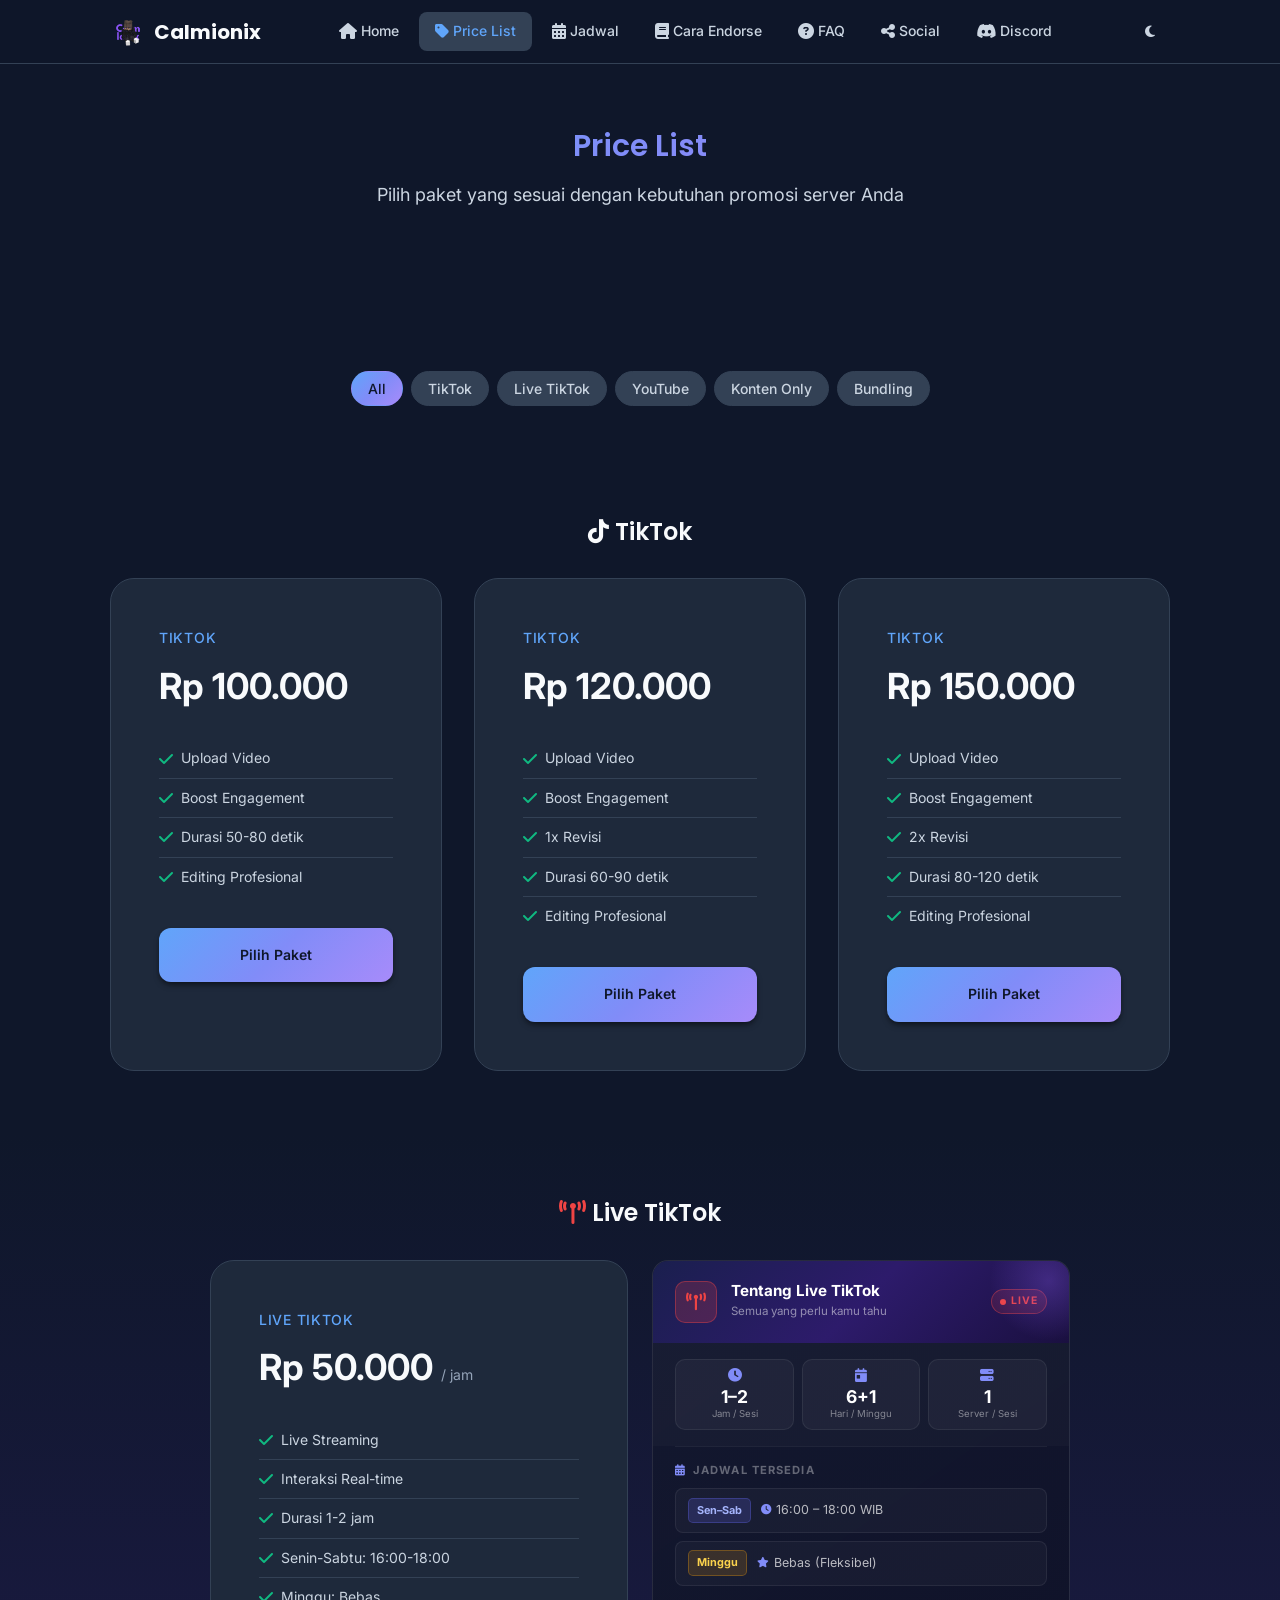
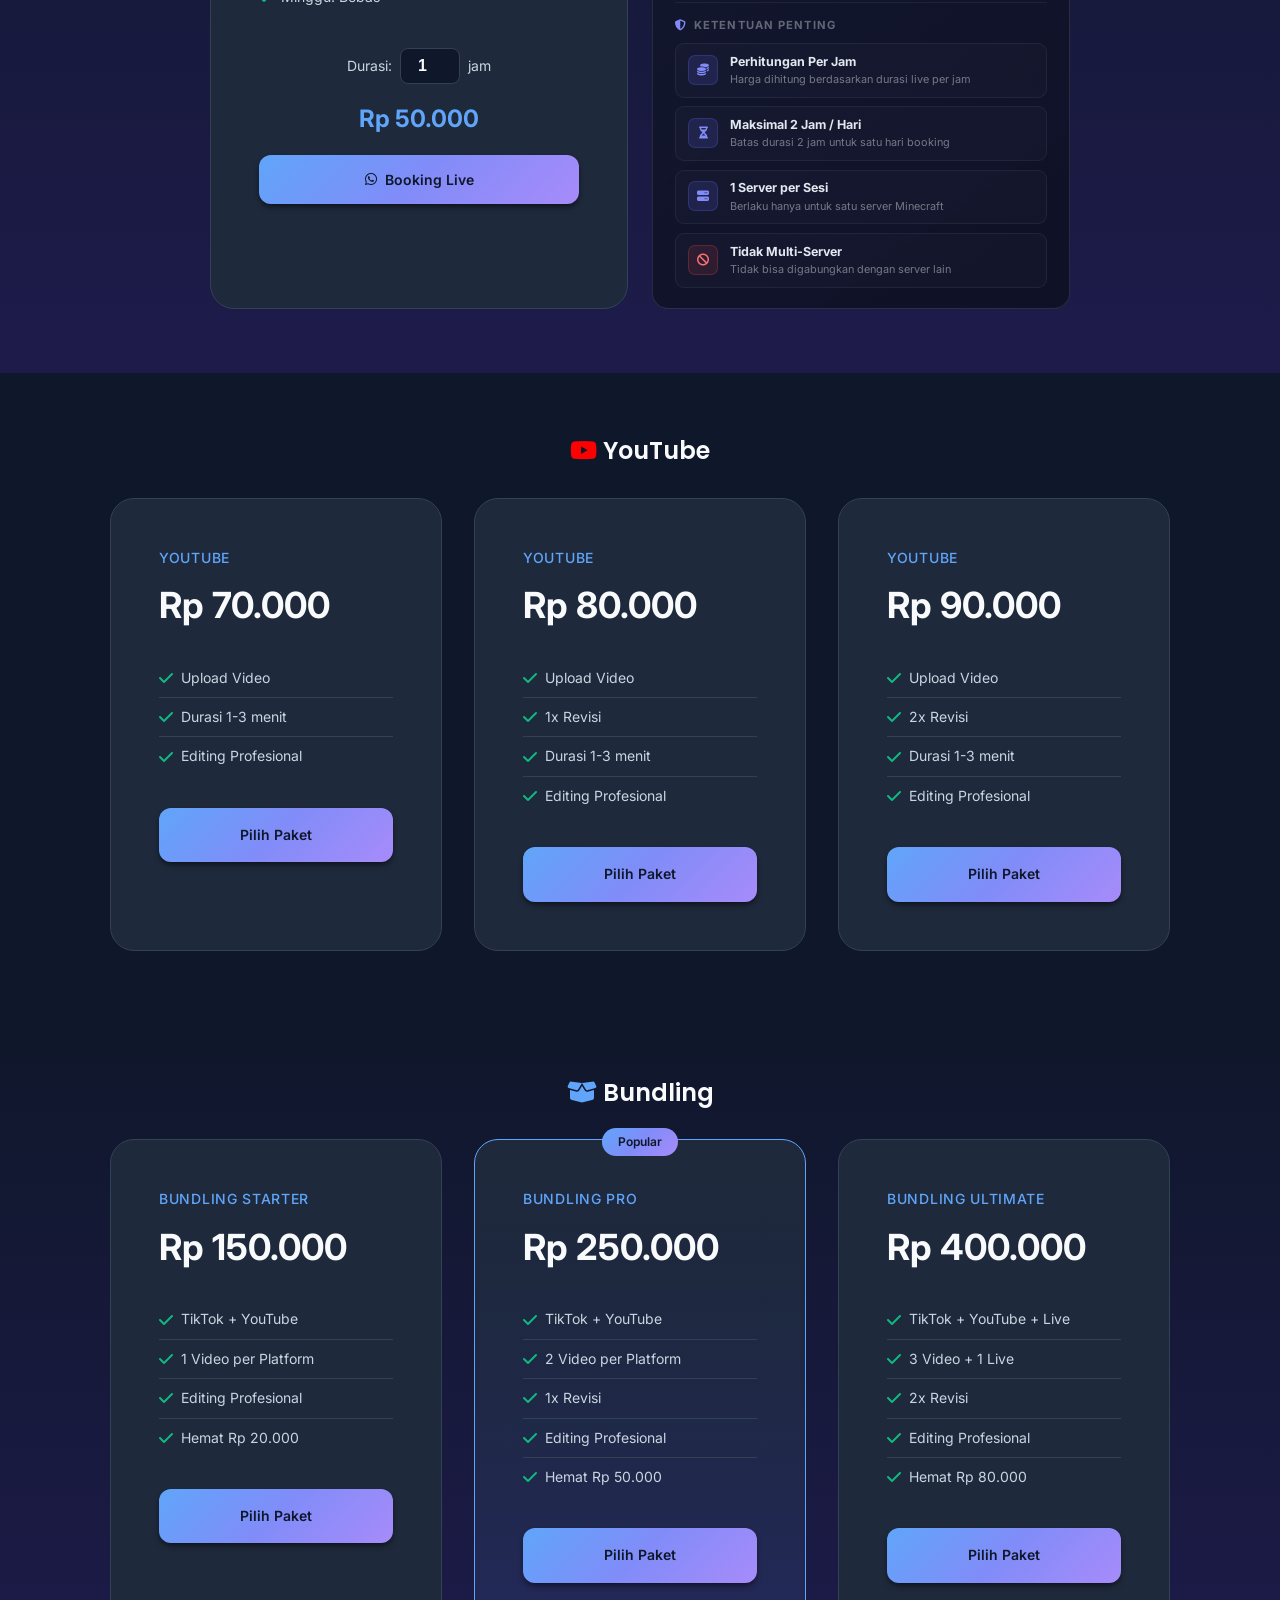
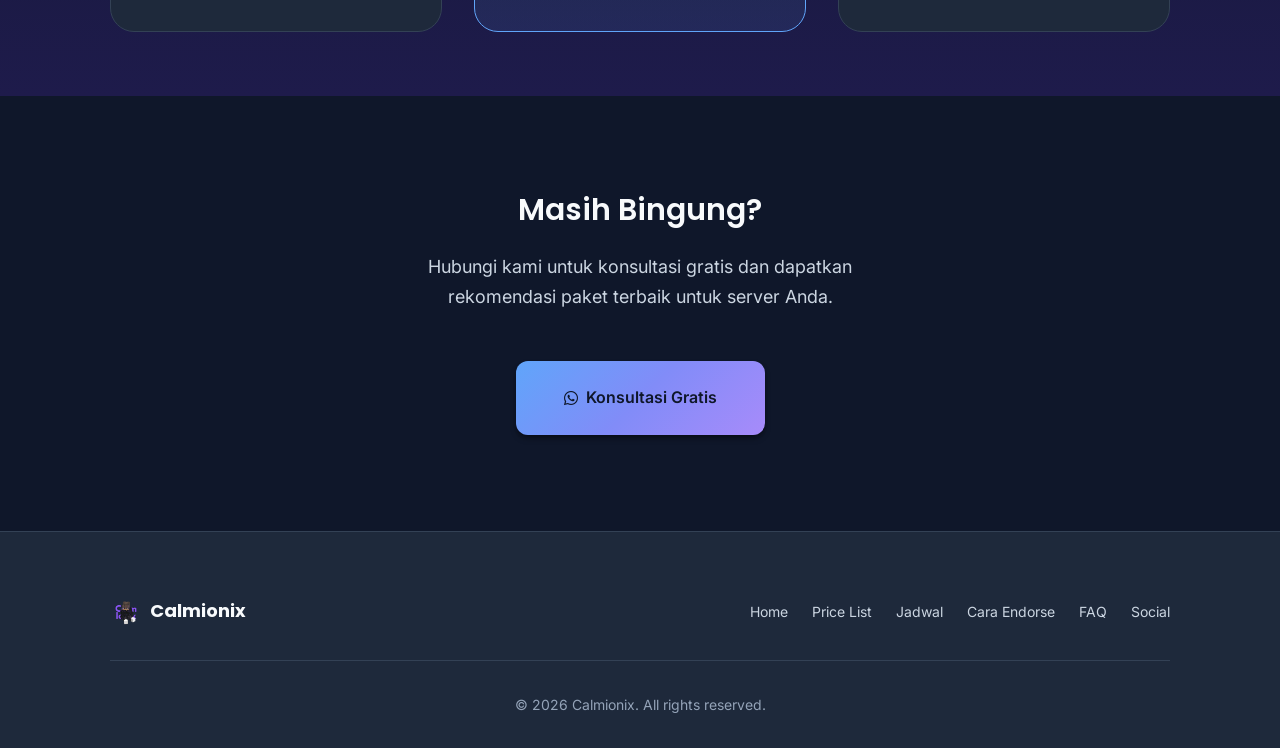
<file: price.html>
<!DOCTYPE html>
<html lang="id" data-theme="dark">
<head>
  <meta charset="UTF-8">
  <meta name="viewport" content="width=device-width, initial-scale=1.0">
  <title>Price List - Calmionix</title>
  <meta name="description" content="Daftar harga jasa endorse dan review server Minecraft. Pilih paket yang sesuai dengan kebutuhan Anda.">
  
  <!-- Fonts -->
  <link rel="preconnect" href="https://fonts.googleapis.com">
  <link rel="preconnect" href="https://fonts.gstatic.com" crossorigin>
  <link href="https://fonts.googleapis.com/css2?family=Inter:wght@400;500;600;700&family=Poppins:wght@500;600;700&display=swap" rel="stylesheet">
  
  <!-- Icons -->
  <link rel="stylesheet" href="https://cdnjs.cloudflare.com/ajax/libs/font-awesome/6.5.1/css/all.min.css">
  
  <!-- Styles -->
  <link rel="stylesheet" href="assets/css/main.css">
  <style>
    /* ═══════════════════════════════════════════
       LIVE TIKTOK — 2-column layout
    ═══════════════════════════════════════════ */
    .live-tiktok-layout {
      display: grid;
      grid-template-columns: 1fr 1fr;
      gap: 1.5rem;
      align-items: stretch;
      max-width: 860px;
      margin: 0 auto;
    }

    /* ── Info Pro Box ── */
    .live-info-pro {
      background: linear-gradient(145deg, rgba(20,24,48,0.95), rgba(15,18,38,0.98));
      border: 1px solid rgba(255,255,255,0.1);
      border-radius: 16px;
      padding: 0;
      overflow: hidden;
      display: flex;
      flex-direction: column;
      gap: 0;
    }

    /* Header Banner */
    .lip-header {
      background: linear-gradient(135deg, #1a1f4e 0%, #2d1b6b 50%, #1a1040 100%);
      padding: 1.25rem 1.4rem;
      display: flex;
      align-items: center;
      gap: 0.85rem;
      position: relative;
      overflow: hidden;
    }
    .lip-header::before {
      content: '';
      position: absolute;
      top: -40px; right: -40px;
      width: 120px; height: 120px;
      background: radial-gradient(circle, rgba(139,92,246,0.3), transparent 70%);
      border-radius: 50%;
    }
    .lip-header-icon {
      width: 42px; height: 42px;
      background: rgba(239,68,68,0.2);
      border: 1px solid rgba(239,68,68,0.4);
      border-radius: 10px;
      display: flex; align-items: center; justify-content: center;
      color: #ef4444;
      font-size: 1.1rem;
      flex-shrink: 0;
    }
    .lip-header-title {
      font-size: 0.95rem;
      font-weight: 700;
      color: #fff;
      line-height: 1.2;
    }
    .lip-header-sub {
      font-size: 0.72rem;
      color: rgba(255,255,255,0.5);
      margin-top: 2px;
    }
    .lip-live-badge {
      margin-left: auto;
      background: rgba(239,68,68,0.15);
      border: 1px solid rgba(239,68,68,0.4);
      color: #ef4444;
      font-size: 0.65rem;
      font-weight: 700;
      letter-spacing: 0.08em;
      padding: 3px 8px;
      border-radius: 20px;
      display: flex; align-items: center; gap: 5px;
      flex-shrink: 0;
    }
    .lip-dot {
      width: 6px; height: 6px;
      background: #ef4444;
      border-radius: 50%;
      animation: lip-pulse 1.4s ease-in-out infinite;
    }
    @keyframes lip-pulse {
      0%, 100% { opacity: 1; transform: scale(1); }
      50% { opacity: 0.4; transform: scale(0.7); }
    }

    /* Stats Row */
    .lip-stats {
      display: flex;
      padding: 1rem 1.4rem;
      gap: 0.5rem;
      background: rgba(255,255,255,0.02);
    }
    .lip-stat {
      flex: 1;
      display: flex;
      flex-direction: column;
      align-items: center;
      gap: 3px;
      padding: 0.6rem 0.4rem;
      background: rgba(255,255,255,0.04);
      border: 1px solid rgba(255,255,255,0.07);
      border-radius: 10px;
    }
    .lip-stat > i {
      color: #818cf8;
      font-size: 0.85rem;
      margin-bottom: 2px;
    }
    .lip-stat-val {
      font-size: 1.1rem;
      font-weight: 700;
      color: #fff;
      line-height: 1;
    }
    .lip-stat-label {
      font-size: 0.6rem;
      color: rgba(255,255,255,0.45);
      text-align: center;
      line-height: 1.2;
    }

    /* Divider */
    .lip-divider {
      height: 1px;
      background: rgba(255,255,255,0.06);
      margin: 0 1.4rem;
    }

    /* Section Labels */
    .lip-section-label {
      font-size: 0.7rem;
      font-weight: 700;
      text-transform: uppercase;
      letter-spacing: 0.1em;
      color: rgba(255,255,255,0.35);
      padding: 0.9rem 1.4rem 0.5rem;
      display: flex; align-items: center; gap: 0.4rem;
    }
    .lip-section-label i { color: #818cf8; }

    /* Schedule */
    .lip-schedule {
      padding: 0 1.4rem 1rem;
      display: flex;
      flex-direction: column;
      gap: 0.5rem;
    }
    .lip-schedule-item {
      display: flex;
      align-items: center;
      gap: 0.6rem;
      background: rgba(255,255,255,0.03);
      border: 1px solid rgba(255,255,255,0.07);
      border-radius: 8px;
      padding: 0.55rem 0.75rem;
    }
    .lip-day-badge {
      font-size: 0.68rem;
      font-weight: 700;
      padding: 3px 8px;
      border-radius: 5px;
      flex-shrink: 0;
    }
    .lip-day-badge.weekday {
      background: rgba(99,102,241,0.2);
      color: #a5b4fc;
      border: 1px solid rgba(99,102,241,0.3);
    }
    .lip-day-badge.weekend {
      background: rgba(245,158,11,0.15);
      color: #fcd34d;
      border: 1px solid rgba(245,158,11,0.3);
    }
    .lip-schedule-time {
      font-size: 0.78rem;
      color: rgba(255,255,255,0.7);
      display: flex; align-items: center; gap: 5px;
    }
    .lip-schedule-time i { color: #818cf8; font-size: 0.65rem; }

    /* Rules List */
    .lip-rules {
      list-style: none;
      margin: 0;
      padding: 0 1.4rem 1.25rem;
      display: flex;
      flex-direction: column;
      gap: 0.55rem;
    }
    .lip-rules li {
      display: flex;
      align-items: flex-start;
      gap: 0.7rem;
      background: rgba(255,255,255,0.02);
      border: 1px solid rgba(255,255,255,0.06);
      border-radius: 9px;
      padding: 0.6rem 0.75rem;
      transition: background 0.2s;
    }
    .lip-rules li:hover {
      background: rgba(255,255,255,0.05);
    }
    .lip-rule-icon {
      width: 30px; height: 30px;
      background: rgba(99,102,241,0.15);
      border: 1px solid rgba(99,102,241,0.25);
      border-radius: 7px;
      display: flex; align-items: center; justify-content: center;
      color: #818cf8;
      font-size: 0.75rem;
      flex-shrink: 0;
      margin-top: 1px;
    }
    .lip-rule-icon.warning {
      background: rgba(239,68,68,0.12);
      border-color: rgba(239,68,68,0.25);
      color: #f87171;
    }
    .lip-rules li strong {
      font-size: 0.78rem;
      color: #e2e8f0;
      display: block;
      line-height: 1.3;
    }
    .lip-rules li p {
      font-size: 0.68rem;
      color: rgba(255,255,255,0.42);
      margin: 2px 0 0;
      line-height: 1.4;
    }

    /* ── Responsive ── */
    @media (max-width: 680px) {
      .live-tiktok-layout {
        grid-template-columns: 1fr;
      }
      .lip-stats {
        gap: 0.4rem;
      }
    }
  </style>
  
  <!-- Favicon -->
  <link rel="icon" type="image/png" href="assets/images/logo.png">
</head>
<body>
  <!-- Navbar -->
  <nav class="navbar">
    <div class="container">
      <a href="index.html" class="navbar-brand">
        <img src="assets/images/logo.png" alt="Calmionix Logo">
        <span>Calmionix</span>
      </a>
      
      <ul class="navbar-nav">
        <li><a href="index.html" class="nav-link"><i class="fas fa-home"></i> Home</a></li>
        <li><a href="price.html" class="nav-link active"><i class="fas fa-tag"></i> Price List</a></li>
        <li><a href="schedule.html" class="nav-link"><i class="fas fa-calendar-alt"></i> Jadwal</a></li>
        <li><a href="cara-endorse.html" class="nav-link"><i class="fas fa-book"></i> Cara Endorse</a></li>
        <li><a href="faq.html" class="nav-link"><i class="fas fa-question-circle"></i> FAQ</a></li>
        <li><a href="social.html" class="nav-link"><i class="fas fa-share-alt"></i> Social</a></li>
        <li><a href="https://discord.gg/qfdBAW29sT" class="nav-link" target="_blank"><i class="fab fa-discord"></i> Discord</a></li>
      </ul>
      
      <div class="navbar-actions">
        <button class="theme-toggle" aria-label="Toggle theme">
          <i class="fas fa-sun sun-icon"></i>
          <i class="fas fa-moon moon-icon"></i>
        </button>
        <button class="menu-toggle" aria-label="Toggle menu">
          <span></span>
          <span></span>
          <span></span>
        </button>
      </div>
    </div>
  </nav>

  <!-- Header Section -->
  <section class="section" style="padding-top: calc(var(--navbar-height) + var(--space-3xl));">
    <div class="container">
      <div class="section-title reveal">
        <h2>Price List</h2>
        <p>Pilih paket yang sesuai dengan kebutuhan promosi server Anda</p>
      </div>
    </div>
  </section>
  
  <!-- Price Filter -->
  <div class="container">
    <div class="price-filter reveal">
      <button class="active" data-category="all" onclick="Calmionix.filterPrice('all')">All</button>
      <button data-category="tiktok" onclick="Calmionix.filterPrice('tiktok')">TikTok</button>
      <button data-category="live" onclick="Calmionix.filterPrice('live')">Live TikTok</button>
      <button data-category="youtube" onclick="Calmionix.filterPrice('youtube')">YouTube</button>
      <button data-category="konten" onclick="Calmionix.filterPrice('konten')">Konten Only</button>
      <button data-category="bundling" onclick="Calmionix.filterPrice('bundling')">Bundling</button>
    </div>
  </div>

  <!-- TikTok Section -->
  <section class="section-sm pricing-section" data-section="tiktok">
    <div class="container">
      <h3 class="text-center mb-4 reveal" style="font-size: var(--text-2xl);">
        <i class="fab fa-tiktok" style="color: var(--text-primary);"></i>
        TikTok
      </h3>
      <div class="grid grid-3">
        <div class="price-card reveal stagger-1" data-category="tiktok">
          <div class="platform">TikTok</div>
          <div class="price">Rp 100.000</div>
          <ul class="features">
            <li><i class="fas fa-check"></i> Upload Video</li>
            <li><i class="fas fa-check"></i> Boost Engagement</li>
            <li><i class="fas fa-check"></i> Durasi 50-80 detik</li>
            <li><i class="fas fa-check"></i> Editing Profesional</li>
          </ul>
          <a href="schedule.html" class="btn btn-primary" style="width: 100%;">Pilih Paket</a>
        </div>
        
        <div class="price-card reveal stagger-2" data-category="tiktok">
          <div class="platform">TikTok</div>
          <div class="price">Rp 120.000</div>
          <ul class="features">
            <li><i class="fas fa-check"></i> Upload Video</li>
            <li><i class="fas fa-check"></i> Boost Engagement</li>
            <li><i class="fas fa-check"></i> 1x Revisi</li>
            <li><i class="fas fa-check"></i> Durasi 60-90 detik</li>
            <li><i class="fas fa-check"></i> Editing Profesional</li>
          </ul>
          <a href="schedule.html" class="btn btn-primary" style="width: 100%;">Pilih Paket</a>
        </div>
        
        <div class="price-card reveal stagger-3" data-category="tiktok">
          <div class="platform">TikTok</div>
          <div class="price">Rp 150.000</div>
          <ul class="features">
            <li><i class="fas fa-check"></i> Upload Video</li>
            <li><i class="fas fa-check"></i> Boost Engagement</li>
            <li><i class="fas fa-check"></i> 2x Revisi</li>
            <li><i class="fas fa-check"></i> Durasi 80-120 detik</li>
            <li><i class="fas fa-check"></i> Editing Profesional</li>
          </ul>
          <a href="schedule.html" class="btn btn-primary" style="width: 100%;">Pilih Paket</a>
        </div>
      </div>
    </div>
  </section>

  <!-- Live TikTok Section -->
  <section class="section-sm bg-gradient pricing-section" data-section="live">
    <div class="container">
      <h3 class="text-center mb-4 reveal" style="font-size: var(--text-2xl);">
        <i class="fas fa-broadcast-tower" style="color: var(--danger);"></i>
        Live TikTok
      </h3>
      <div class="live-tiktok-layout">

        <!-- Card Booking -->
        <div class="price-card reveal stagger-1" data-category="live">
          <div class="platform">Live TikTok</div>
          <div class="price">Rp 50.000 <span style="font-size: var(--text-sm);">/ jam</span></div>
          <ul class="features">
            <li><i class="fas fa-check"></i> Live Streaming</li>
            <li><i class="fas fa-check"></i> Interaksi Real-time</li>
            <li><i class="fas fa-check"></i> Durasi 1-2 jam</li>
            <li><i class="fas fa-check"></i> Senin-Sabtu: 16:00-18:00</li>
            <li><i class="fas fa-check"></i> Minggu: Bebas</li>
          </ul>
          <div class="live-duration-input">
            <label>Durasi:</label>
            <input type="number" id="live-duration" value="1" min="1" max="2" onchange="Calmionix.calculateLivePrice()" oninput="Calmionix.calculateLivePrice()">
            <label>jam</label>
          </div>
          <div class="live-total-price" id="live-total">Rp 50.000</div>
          <button class="btn btn-primary" style="width: 100%;" onclick="Calmionix.bookLiveTikTok()">
            <i class="fab fa-whatsapp"></i> Booking Live
          </button>
        </div>

        <!-- Kotak Info Profesional -->
        <div class="live-info-pro reveal stagger-2" data-category="live">

          <!-- Header banner -->
          <div class="lip-header">
            <div class="lip-header-icon">
              <i class="fas fa-broadcast-tower"></i>
            </div>
            <div>
              <div class="lip-header-title">Tentang Live TikTok</div>
              <div class="lip-header-sub">Semua yang perlu kamu tahu</div>
            </div>
            <span class="lip-live-badge"><span class="lip-dot"></span> LIVE</span>
          </div>

          <!-- Stats row -->
          <div class="lip-stats">
            <div class="lip-stat">
              <i class="fas fa-clock"></i>
              <span class="lip-stat-val">1–2</span>
              <span class="lip-stat-label">Jam / Sesi</span>
            </div>
            <div class="lip-stat">
              <i class="fas fa-calendar-day"></i>
              <span class="lip-stat-val">6+1</span>
              <span class="lip-stat-label">Hari / Minggu</span>
            </div>
            <div class="lip-stat">
              <i class="fas fa-server"></i>
              <span class="lip-stat-val">1</span>
              <span class="lip-stat-label">Server / Sesi</span>
            </div>
          </div>

          <!-- Divider -->
          <div class="lip-divider"></div>

          <!-- Jadwal -->
          <div class="lip-section-label"><i class="fas fa-calendar-alt"></i> Jadwal Tersedia</div>
          <div class="lip-schedule">
            <div class="lip-schedule-item">
              <span class="lip-day-badge weekday">Sen–Sab</span>
              <span class="lip-schedule-time"><i class="fas fa-clock"></i> 16:00 – 18:00 WIB</span>
            </div>
            <div class="lip-schedule-item">
              <span class="lip-day-badge weekend">Minggu</span>
              <span class="lip-schedule-time"><i class="fas fa-star"></i> Bebas (Fleksibel)</span>
            </div>
          </div>

          <!-- Divider -->
          <div class="lip-divider"></div>

          <!-- Ketentuan -->
          <div class="lip-section-label"><i class="fas fa-shield-alt"></i> Ketentuan Penting</div>
          <ul class="lip-rules">
            <li>
              <span class="lip-rule-icon"><i class="fas fa-coins"></i></span>
              <div>
                <strong>Perhitungan Per Jam</strong>
                <p>Harga dihitung berdasarkan durasi live per jam</p>
              </div>
            </li>
            <li>
              <span class="lip-rule-icon"><i class="fas fa-hourglass-half"></i></span>
              <div>
                <strong>Maksimal 2 Jam / Hari</strong>
                <p>Batas durasi 2 jam untuk satu hari booking</p>
              </div>
            </li>
            <li>
              <span class="lip-rule-icon"><i class="fas fa-server"></i></span>
              <div>
                <strong>1 Server per Sesi</strong>
                <p>Berlaku hanya untuk satu server Minecraft</p>
              </div>
            </li>
            <li>
              <span class="lip-rule-icon warning"><i class="fas fa-ban"></i></span>
              <div>
                <strong>Tidak Multi-Server</strong>
                <p>Tidak bisa digabungkan dengan server lain</p>
              </div>
            </li>
          </ul>

        </div>
      </div>
    </div>
  </section>

  <!-- YouTube Section -->
  <section class="section-sm pricing-section" data-section="youtube">
    <div class="container">
      <h3 class="text-center mb-4 reveal" style="font-size: var(--text-2xl);">
        <i class="fab fa-youtube" style="color: #ff0000;"></i>
        YouTube
      </h3>
      <div class="grid grid-3">
        <div class="price-card reveal stagger-1" data-category="youtube">
          <div class="platform">YouTube</div>
          <div class="price">Rp 70.000</div>
          <ul class="features">
            <li><i class="fas fa-check"></i> Upload Video</li>
            <li><i class="fas fa-check"></i> Durasi 1-3 menit</li>
            <li><i class="fas fa-check"></i> Editing Profesional</li>
          </ul>
          <a href="schedule.html" class="btn btn-primary" style="width: 100%;">Pilih Paket</a>
        </div>
        
        <div class="price-card reveal stagger-2" data-category="youtube">
          <div class="platform">YouTube</div>
          <div class="price">Rp 80.000</div>
          <ul class="features">
            <li><i class="fas fa-check"></i> Upload Video</li>
            <li><i class="fas fa-check"></i> 1x Revisi</li>
            <li><i class="fas fa-check"></i> Durasi 1-3 menit</li>
            <li><i class="fas fa-check"></i> Editing Profesional</li>
          </ul>
          <a href="schedule.html" class="btn btn-primary" style="width: 100%;">Pilih Paket</a>
        </div>
        
        <div class="price-card reveal stagger-3" data-category="youtube">
          <div class="platform">YouTube</div>
          <div class="price">Rp 90.000</div>
          <ul class="features">
            <li><i class="fas fa-check"></i> Upload Video</li>
            <li><i class="fas fa-check"></i> 2x Revisi</li>
            <li><i class="fas fa-check"></i> Durasi 1-3 menit</li>
            <li><i class="fas fa-check"></i> Editing Profesional</li>
          </ul>
          <a href="schedule.html" class="btn btn-primary" style="width: 100%;">Pilih Paket</a>
        </div>
      </div>
    </div>
  </section>

  <!-- Bundling Section -->
  <section class="section-sm bg-gradient pricing-section" data-section="bundling">
    <div class="container">
      <h3 class="text-center mb-4 reveal" style="font-size: var(--text-2xl);">
        <i class="fas fa-box-open" style="color: var(--accent-primary);"></i>
        Bundling
      </h3>
      <div class="grid grid-3">
        <div class="price-card reveal stagger-1" data-category="bundling">
          <div class="platform">Bundling Starter</div>
          <div class="price">Rp 150.000</div>
          <ul class="features">
            <li><i class="fas fa-check"></i> TikTok + YouTube</li>
            <li><i class="fas fa-check"></i> 1 Video per Platform</li>
            <li><i class="fas fa-check"></i> Editing Profesional</li>
            <li><i class="fas fa-check"></i> Hemat Rp 20.000</li>
          </ul>
          <a href="schedule.html" class="btn btn-primary" style="width: 100%;">Pilih Paket</a>
        </div>
        
        <div class="price-card reveal stagger-2 featured" data-category="bundling">
          <div class="badge">Popular</div>
          <div class="platform">Bundling Pro</div>
          <div class="price">Rp 250.000</div>
          <ul class="features">
            <li><i class="fas fa-check"></i> TikTok + YouTube</li>
            <li><i class="fas fa-check"></i> 2 Video per Platform</li>
            <li><i class="fas fa-check"></i> 1x Revisi</li>
            <li><i class="fas fa-check"></i> Editing Profesional</li>
            <li><i class="fas fa-check"></i> Hemat Rp 50.000</li>
          </ul>
          <a href="schedule.html" class="btn btn-primary" style="width: 100%;">Pilih Paket</a>
        </div>
        
        <div class="price-card reveal stagger-3" data-category="bundling">
          <div class="platform">Bundling Ultimate</div>
          <div class="price">Rp 400.000</div>
          <ul class="features">
            <li><i class="fas fa-check"></i> TikTok + YouTube + Live</li>
            <li><i class="fas fa-check"></i> 3 Video + 1 Live</li>
            <li><i class="fas fa-check"></i> 2x Revisi</li>
            <li><i class="fas fa-check"></i> Editing Profesional</li>
            <li><i class="fas fa-check"></i> Hemat Rp 80.000</li>
          </ul>
          <a href="schedule.html" class="btn btn-primary" style="width: 100%;">Pilih Paket</a>
        </div>
      </div>
    </div>
  </section>

  <!-- No Results Fallback -->
  <div id="priceNoResults" class="price-no-results" style="display: none;">
    <i class="fas fa-search"></i>
    <h3>Tidak ada paket di kategori ini</h3>
    <p>Silakan pilih kategori lain.</p>
  </div>

  <!-- CTA Section -->
  <section class="section">
    <div class="container">
      <div class="text-center reveal">
        <h2 style="font-size: var(--text-3xl); margin-bottom: var(--space-lg);">
          Masih Bingung?
        </h2>
        <p style="font-size: var(--text-lg); max-width: 500px; margin: 0 auto var(--space-2xl);">
          Hubungi kami untuk konsultasi gratis dan dapatkan rekomendasi paket terbaik untuk server Anda.
        </p>
        <a href="https://wa.me/6282130570915" class="btn btn-primary btn-lg" target="_blank">
          <i class="fab fa-whatsapp"></i>
          Konsultasi Gratis
        </a>
      </div>
    </div>
  </section>

  <!-- Footer -->
  <footer class="footer">
    <div class="container">
      <div class="footer-content">
        <a href="index.html" class="footer-brand">
          <img src="assets/images/logo.png" alt="Calmionix Logo" style="width: 32px; height: 32px;">
          <span>Calmionix</span>
        </a>
        
        <ul class="footer-links">
          <li><a href="index.html">Home</a></li>
          <li><a href="price.html">Price List</a></li>
          <li><a href="schedule.html">Jadwal</a></li>
          <li><a href="cara-endorse.html">Cara Endorse</a></li>
          <li><a href="faq.html">FAQ</a></li>
          <li><a href="social.html">Social</a></li>
        </ul>
      </div>
      
      <div class="footer-bottom">
        <p>&copy; 2026 Calmionix. All rights reserved.</p>
      </div>
    </div>
  </footer>

  <!-- Scripts -->
  <script src="assets/js/main.js"></script>
</body>
</html>
</file>
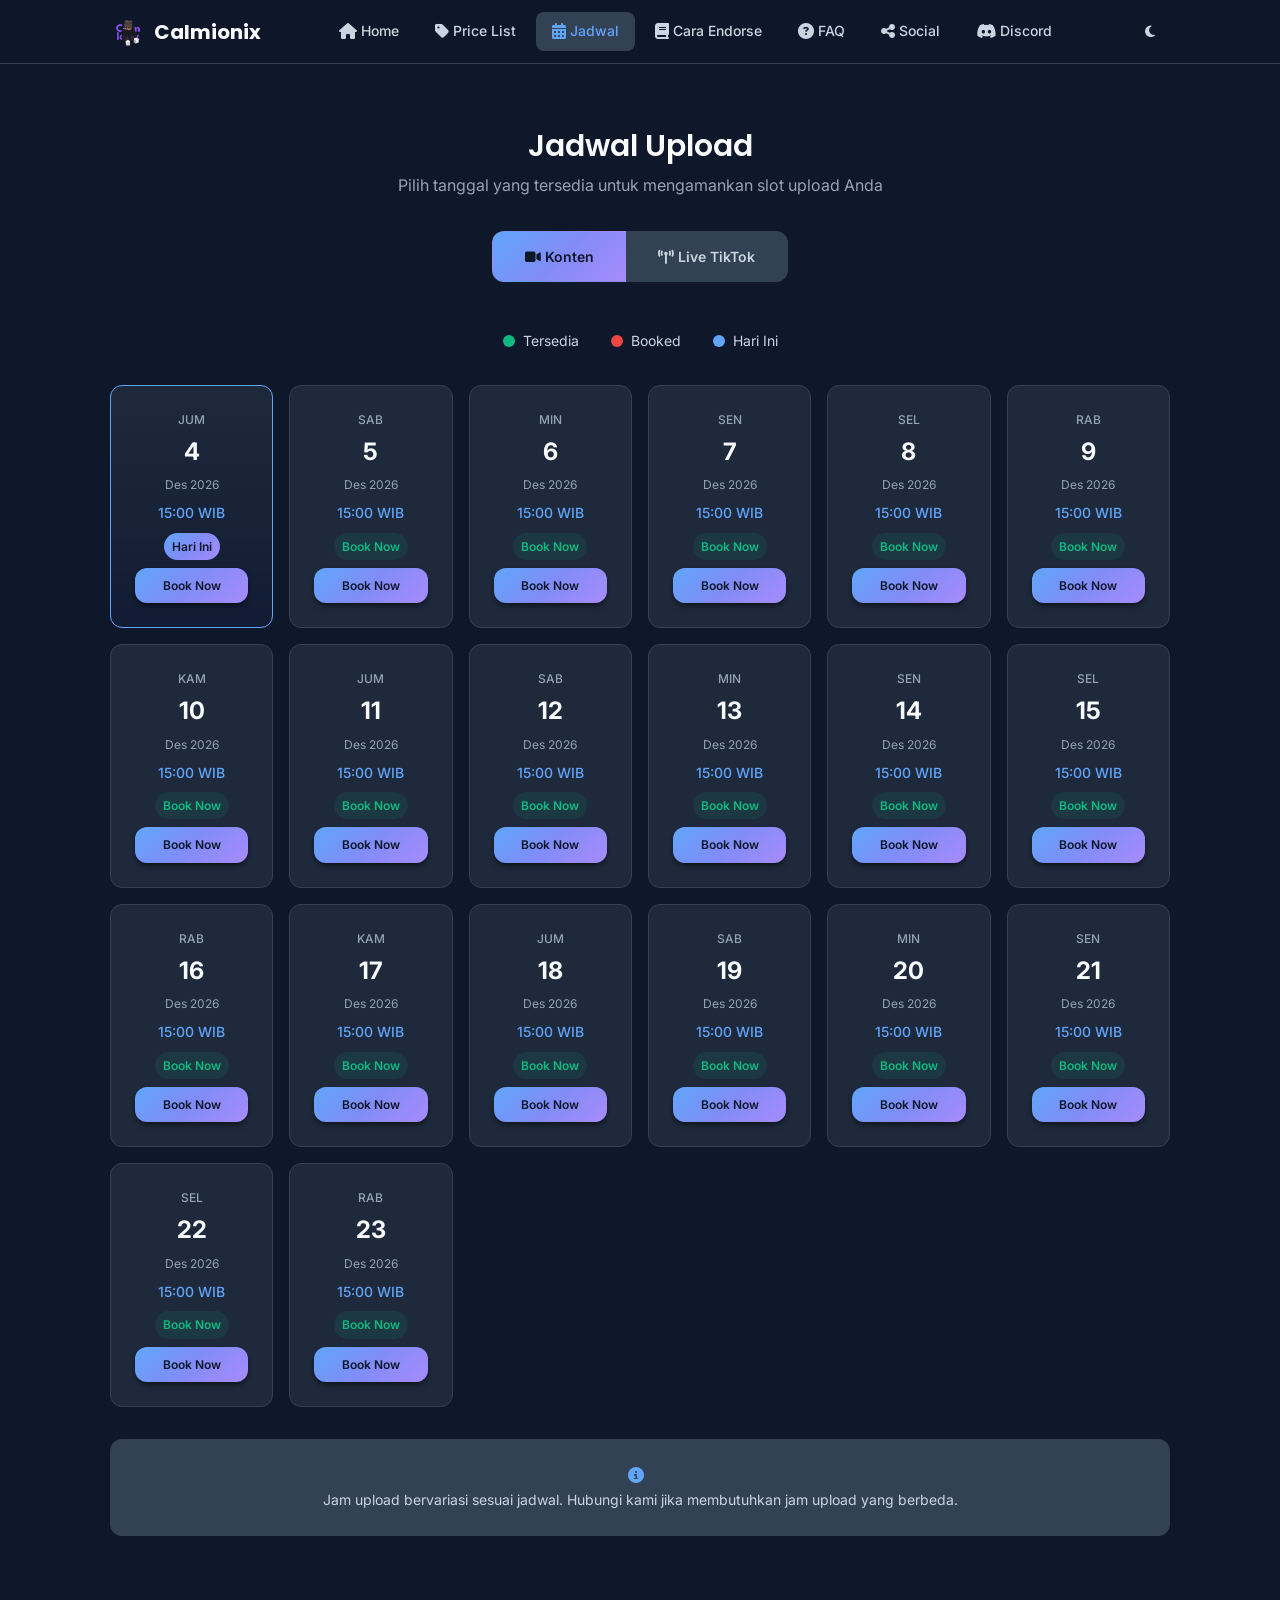
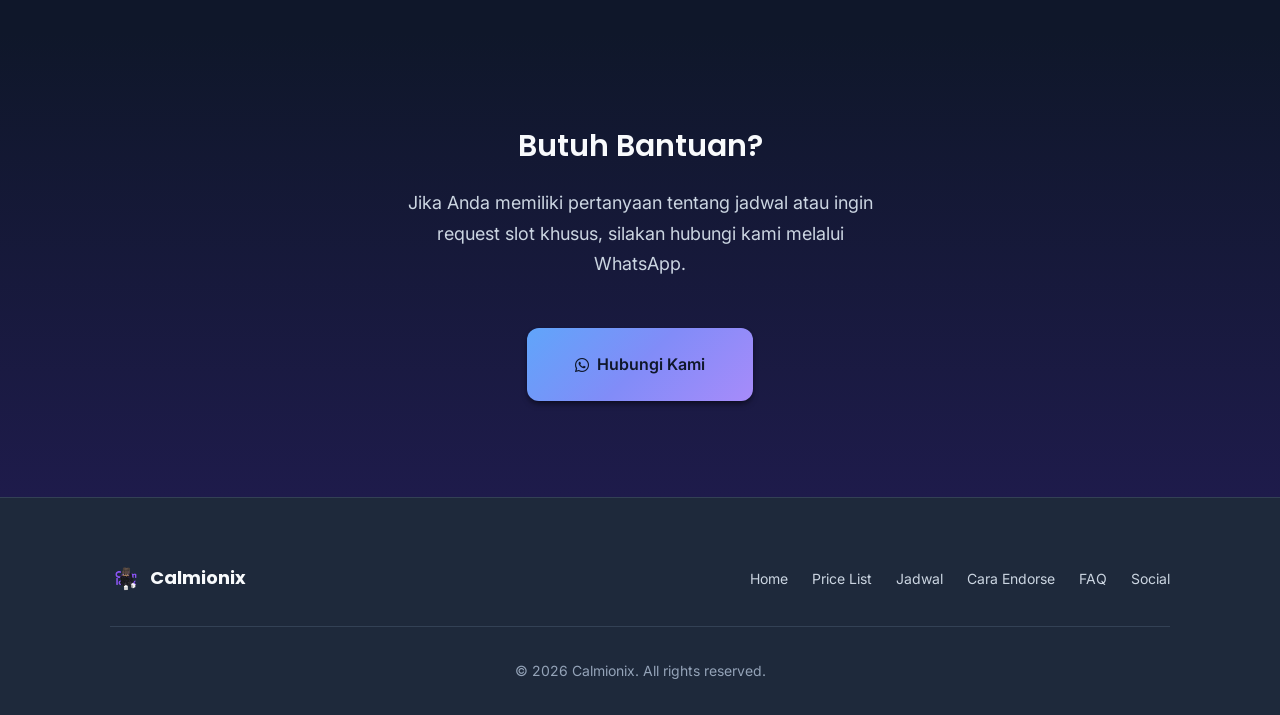
<file: schedule.html>
<!DOCTYPE html>
<html lang="id" data-theme="dark">
<head>
  <meta charset="UTF-8">
  <meta name="viewport" content="width=device-width, initial-scale=1.0">
  <title>Jadwal Upload - Calmionix</title>
  <meta name="description" content="Jadwal upload konten endorse server Minecraft. Pilih slot yang tersedia dan amankan jadwal Anda.">
  
  <!-- Fonts -->
  <link rel="preconnect" href="https://fonts.googleapis.com">
  <link rel="preconnect" href="https://fonts.gstatic.com" crossorigin>
  <link href="https://fonts.googleapis.com/css2?family=Inter:wght@400;500;600;700&family=Poppins:wght@500;600;700&display=swap" rel="stylesheet">
  
  <!-- Icons -->
  <link rel="stylesheet" href="https://cdnjs.cloudflare.com/ajax/libs/font-awesome/6.5.1/css/all.min.css">
  
  <!-- Styles -->
  <link rel="stylesheet" href="assets/css/main.css">
  
  <!-- Favicon -->
  <link rel="icon" type="image/png" href="assets/images/logo.png">
  
  <style>
    .schedule-item .server-name {
      font-size: var(--text-sm);
      font-weight: var(--font-semibold);
      color: var(--text-primary);
      margin-top: var(--space-xs);
      text-align: center;
      word-break: break-word;
    }

    .schedule-item .platform-name {
      font-size: var(--text-xs);
      color: var(--text-muted);
      margin-top: 2px;
    }

    .schedule-item.booked .server-name {
      color: var(--text-primary);
    }

    .schedule-item.available .server-name {
      color: var(--success);
    }
    
    .schedule-empty {
      grid-column: 1 / -1;
      text-align: center;
      padding: var(--space-2xl);
      color: var(--text-muted);
    }
  </style>
</head>
<body>
  <!-- Navbar -->
  <nav class="navbar">
    <div class="container">
      <a href="index.html" class="navbar-brand">
        <img src="assets/images/logo.png" alt="Calmionix Logo">
        <span>Calmionix</span>
      </a>
      
      <ul class="navbar-nav">
        <li><a href="index.html" class="nav-link"><i class="fas fa-home"></i> Home</a></li>
        <li><a href="price.html" class="nav-link"><i class="fas fa-tag"></i> Price List</a></li>
        <li><a href="schedule.html" class="nav-link active"><i class="fas fa-calendar-alt"></i> Jadwal</a></li>
        <li><a href="cara-endorse.html" class="nav-link"><i class="fas fa-book"></i> Cara Endorse</a></li>
        <li><a href="faq.html" class="nav-link"><i class="fas fa-question-circle"></i> FAQ</a></li>
        <li><a href="social.html" class="nav-link"><i class="fas fa-share-alt"></i> Social</a></li>
        <li><a href="https://discord.gg/qfdBAW29sT" class="nav-link" target="_blank"><i class="fab fa-discord"></i> Discord</a></li>
      </ul>
      
      <div class="navbar-actions">
        <button class="theme-toggle" aria-label="Toggle theme">
          <i class="fas fa-sun sun-icon"></i>
          <i class="fas fa-moon moon-icon"></i>
        </button>
        <button class="menu-toggle" aria-label="Toggle menu">
          <span></span>
          <span></span>
          <span></span>
        </button>
      </div>
    </div>
  </nav>

  <!-- Schedule Section -->
  <section class="section" style="padding-top: calc(var(--navbar-height) + var(--space-3xl));">
    <div class="container">
      <div class="schedule-header reveal">
        <h2>Jadwal Upload</h2>
        <p>Pilih tanggal yang tersedia untuk mengamankan slot upload Anda</p>
      </div>
      
      <!-- Schedule Type Toggle -->
      <div class="schedule-type-toggle reveal">
        <button type="button" class="active" data-type="konten" onclick="Calmionix.toggleScheduleType('konten')">
          <i class="fas fa-video"></i> Konten
        </button>
        <button type="button" data-type="live" onclick="Calmionix.toggleScheduleType('live')">
          <i class="fas fa-broadcast-tower"></i> Live TikTok
        </button>
      </div>
      
      <!-- Legend -->
      <div class="schedule-legend reveal">
        <div class="legend-item">
          <div class="legend-dot available"></div>
          <span>Tersedia</span>
        </div>
        <div class="legend-item">
          <div class="legend-dot booked"></div>
          <span>Booked</span>
        </div>
        <div class="legend-item">
          <div class="legend-dot today"></div>
          <span>Hari Ini</span>
        </div>
      </div>
      
      <!-- Schedule Grid -->
      <div class="schedule-grid" id="scheduleGrid">
        <!-- Schedule items will be loaded by JavaScript -->
      </div>
      
      <!-- Note -->
      <div class="schedule-note reveal">
        <i class="fas fa-info-circle"></i>
        <p>Jam upload bervariasi sesuai jadwal. Hubungi kami jika membutuhkan jam upload yang berbeda.</p>
      </div>
    </div>
  </section>

  <!-- CTA Section -->
  <section class="section bg-gradient">
    <div class="container">
      <div class="text-center reveal">
        <h2 style="font-size: var(--text-3xl); margin-bottom: var(--space-lg);">
          Butuh Bantuan?
        </h2>
        <p style="font-size: var(--text-lg); max-width: 500px; margin: 0 auto var(--space-2xl);">
          Jika Anda memiliki pertanyaan tentang jadwal atau ingin request slot khusus, 
          silakan hubungi kami melalui WhatsApp.
        </p>
        <a href="https://wa.me/6282130570915" class="btn btn-primary btn-lg" target="_blank">
          <i class="fab fa-whatsapp"></i>
          Hubungi Kami
        </a>
      </div>
    </div>
  </section>

  <!-- Footer -->
  <footer class="footer">
    <div class="container">
      <div class="footer-content">
        <a href="index.html" class="footer-brand">
          <img src="assets/images/logo.png" alt="Calmionix Logo" style="width: 32px; height: 32px;">
          <span>Calmionix</span>
        </a>
        
        <ul class="footer-links">
          <li><a href="index.html">Home</a></li>
          <li><a href="price.html">Price List</a></li>
          <li><a href="schedule.html">Jadwal</a></li>
          <li><a href="cara-endorse.html">Cara Endorse</a></li>
          <li><a href="faq.html">FAQ</a></li>
          <li><a href="social.html">Social</a></li>
        </ul>
      </div>
      
      <div class="footer-bottom">
        <p>&copy; 2026 Calmionix. All rights reserved.</p>
      </div>
    </div>
  </footer>

  <!-- Scripts -->
  <script src="assets/js/main.js"></script>
  <script>
    document.addEventListener('DOMContentLoaded', function() {
      Calmionix.renderSchedule();
    });
  </script>
</body>
</html>
</file>
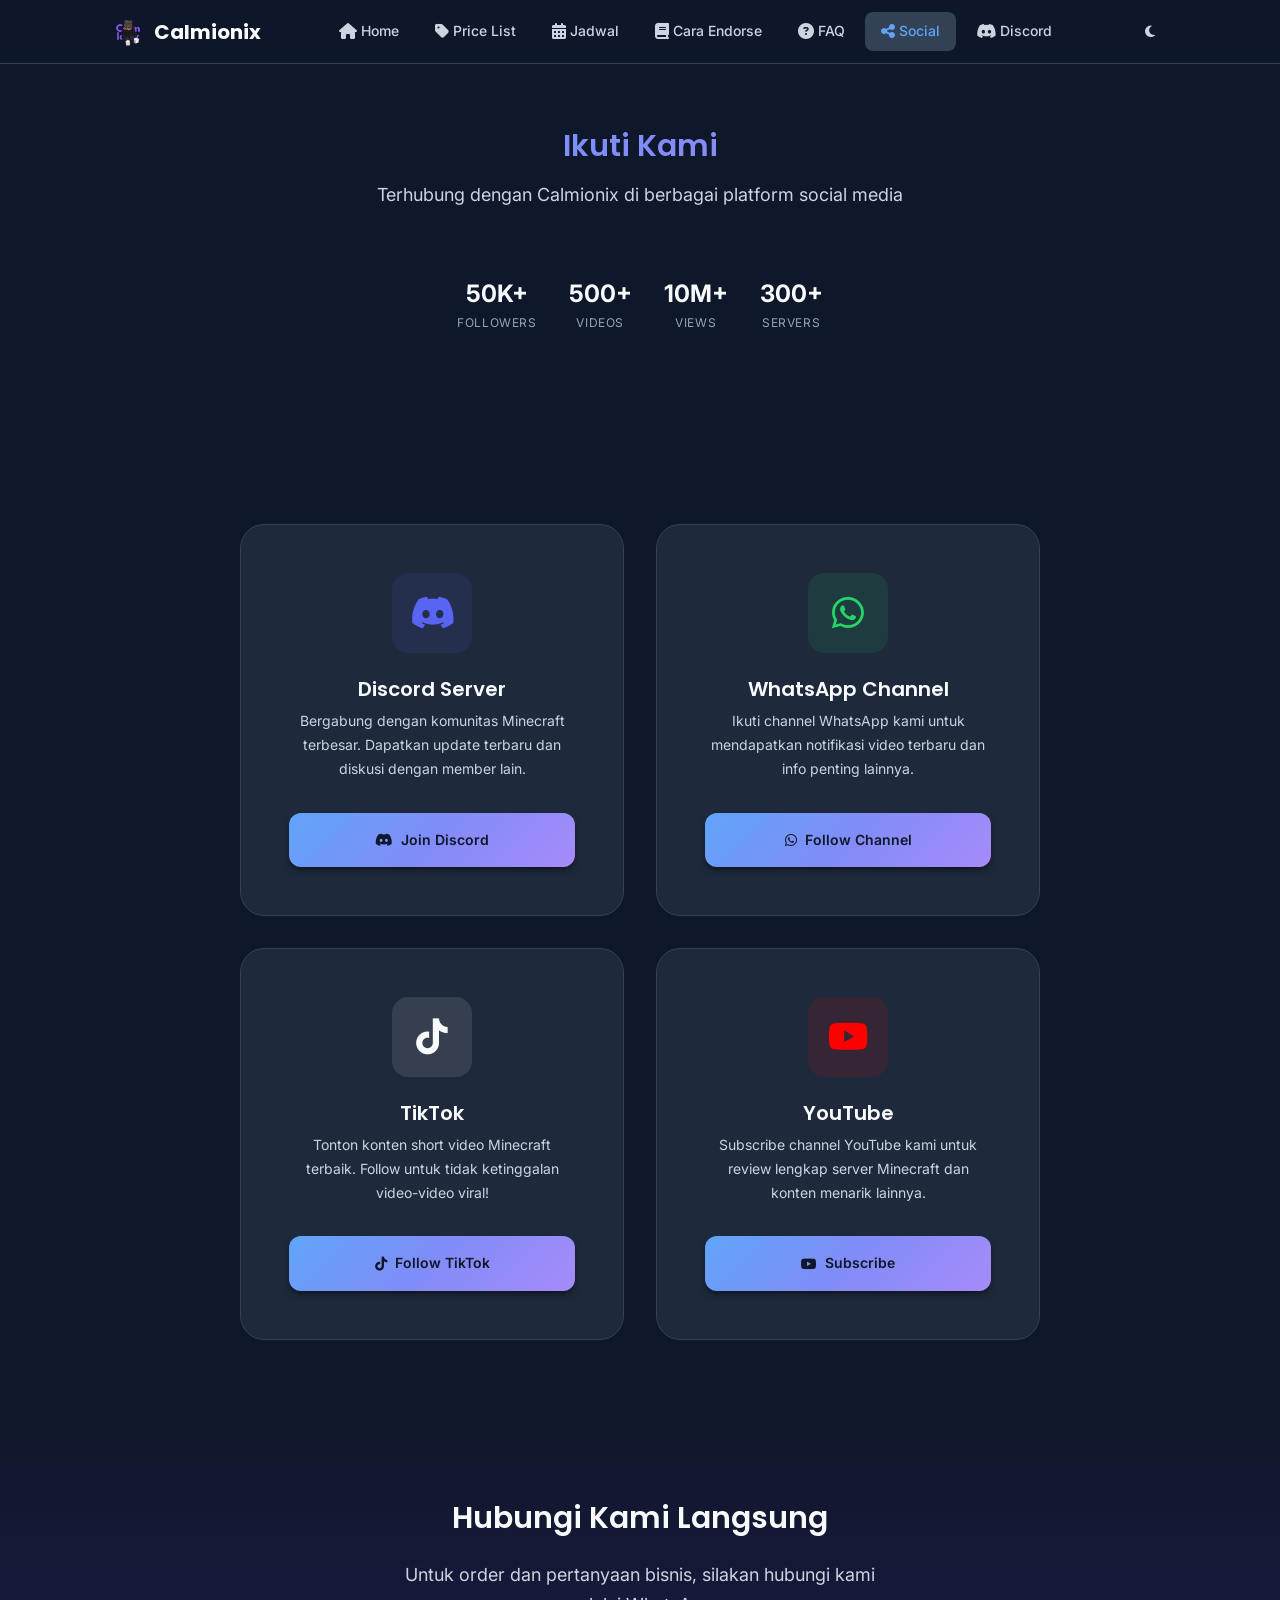
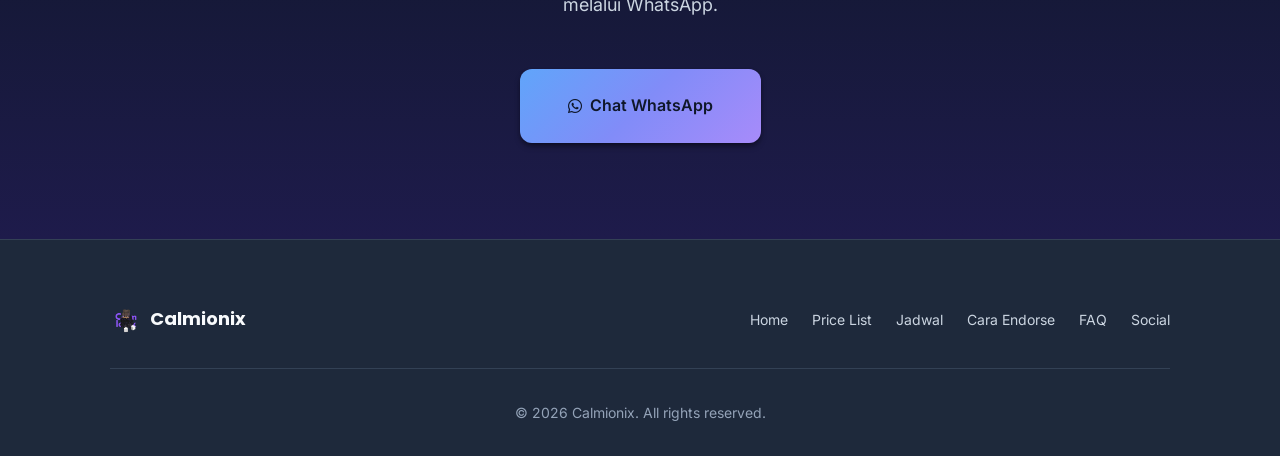
<file: social.html>
<!DOCTYPE html>
<html lang="id" data-theme="dark">
<head>
  <meta charset="UTF-8">
  <meta name="viewport" content="width=device-width, initial-scale=1.0">
  <title>Social Media - Calmionix</title>
  <meta name="description" content="Ikuti Calmionix di berbagai platform social media. Discord, WhatsApp Channel, TikTok, dan YouTube.">
  
  <!-- Fonts -->
  <link rel="preconnect" href="https://fonts.googleapis.com">
  <link rel="preconnect" href="https://fonts.gstatic.com" crossorigin>
  <link href="https://fonts.googleapis.com/css2?family=Inter:wght@400;500;600;700&family=Poppins:wght@500;600;700&display=swap" rel="stylesheet">
  
  <!-- Icons -->
  <link rel="stylesheet" href="https://cdnjs.cloudflare.com/ajax/libs/font-awesome/6.5.1/css/all.min.css">
  
  <!-- Styles -->
  <link rel="stylesheet" href="assets/css/main.css">
  
  <!-- Favicon -->
  <link rel="icon" type="image/png" href="assets/images/logo.png">
  
  <style>
    .social-grid {
      display: grid;
      grid-template-columns: repeat(2, 1fr);
      gap: var(--space-xl);
      max-width: 800px;
      margin: 0 auto;
    }
    
    .social-card-large {
      background: var(--bg-card);
      border: 1px solid var(--border-color);
      border-radius: var(--radius-2xl);
      padding: var(--space-2xl);
      text-align: center;
      transition: all var(--transition-base);
    }
    
    .social-card-large:hover {
      transform: translateY(-8px);
      box-shadow: var(--shadow-xl);
    }
    
    .social-card-large.discord:hover {
      border-color: #5865f2;
      box-shadow: 0 20px 40px -10px rgba(88, 101, 242, 0.3);
    }
    
    .social-card-large.whatsapp:hover {
      border-color: #25d366;
      box-shadow: 0 20px 40px -10px rgba(37, 211, 102, 0.3);
    }
    
    .social-card-large.tiktok:hover {
      border-color: var(--text-primary);
      box-shadow: 0 20px 40px -10px rgba(0, 0, 0, 0.2);
    }
    
    .social-card-large.youtube:hover {
      border-color: #ff0000;
      box-shadow: 0 20px 40px -10px rgba(255, 0, 0, 0.2);
    }
    
    .social-icon-large {
      width: 80px;
      height: 80px;
      display: flex;
      align-items: center;
      justify-content: center;
      margin: 0 auto var(--space-lg);
      border-radius: var(--radius-xl);
      font-size: var(--text-4xl);
    }
    
    .social-card-large.discord .social-icon-large {
      background: rgba(88, 101, 242, 0.1);
      color: #5865f2;
    }
    
    .social-card-large.whatsapp .social-icon-large {
      background: rgba(37, 211, 102, 0.1);
      color: #25d366;
    }
    
    .social-card-large.tiktok .social-icon-large {
      background: rgba(0, 0, 0, 0.05);
      color: var(--text-primary);
    }
    
    [data-theme="dark"] .social-card-large.tiktok .social-icon-large {
      background: rgba(255, 255, 255, 0.1);
      color: var(--text-primary);
    }
    
    .social-card-large.youtube .social-icon-large {
      background: rgba(255, 0, 0, 0.1);
      color: #ff0000;
    }
    
    .social-card-large h3 {
      font-size: var(--text-xl);
      margin-bottom: var(--space-sm);
    }
    
    .social-card-large p {
      color: var(--text-secondary);
      font-size: var(--text-sm);
      margin-bottom: var(--space-xl);
      min-height: 40px;
    }
    
    .social-card-large .btn {
      width: 100%;
    }
    
    .stats-row {
      display: flex;
      justify-content: center;
      gap: var(--space-xl);
      margin: var(--space-xl) 0;
      flex-wrap: wrap;
    }
    
    .stat-item {
      text-align: center;
    }
    
    .stat-value {
      font-size: var(--text-2xl);
      font-weight: var(--font-bold);
      color: var(--text-primary);
    }
    
    .stat-label {
      font-size: var(--text-xs);
      color: var(--text-muted);
      text-transform: uppercase;
      letter-spacing: 0.05em;
    }
    
    @media (max-width: 768px) {
      .social-grid {
        grid-template-columns: 1fr;
      }
    }
  </style>
</head>
<body>
  <!-- Navbar -->
  <nav class="navbar">
    <div class="container">
      <a href="index.html" class="navbar-brand">
        <img src="assets/images/logo.png" alt="Calmionix Logo">
        <span>Calmionix</span>
      </a>
      
      <ul class="navbar-nav">
        <li><a href="index.html" class="nav-link"><i class="fas fa-home"></i> Home</a></li>
        <li><a href="price.html" class="nav-link"><i class="fas fa-tag"></i> Price List</a></li>
        <li><a href="schedule.html" class="nav-link"><i class="fas fa-calendar-alt"></i> Jadwal</a></li>
        <li><a href="cara-endorse.html" class="nav-link"><i class="fas fa-book"></i> Cara Endorse</a></li>
        <li><a href="faq.html" class="nav-link"><i class="fas fa-question-circle"></i> FAQ</a></li>
        <li><a href="social.html" class="nav-link active"><i class="fas fa-share-alt"></i> Social</a></li>
        <li><a href="https://discord.gg/qfdBAW29sT" class="nav-link" target="_blank"><i class="fab fa-discord"></i> Discord</a></li>
      </ul>
      
      <div class="navbar-actions">
        <button class="theme-toggle" aria-label="Toggle theme">
          <i class="fas fa-sun sun-icon"></i>
          <i class="fas fa-moon moon-icon"></i>
        </button>
        <button class="menu-toggle" aria-label="Toggle menu">
          <span></span>
          <span></span>
          <span></span>
        </button>
      </div>
    </div>
  </nav>

  <!-- Header Section -->
  <section class="section" style="padding-top: calc(var(--navbar-height) + var(--space-3xl));">
    <div class="container">
      <div class="section-title reveal">
        <h2>Ikuti Kami</h2>
        <p>Terhubung dengan Calmionix di berbagai platform social media</p>
      </div>
      
      <!-- Stats -->
      <div class="stats-row reveal">
        <div class="stat-item">
          <div class="stat-value">50K+</div>
          <div class="stat-label">Followers</div>
        </div>
        <div class="stat-item">
          <div class="stat-value">500+</div>
          <div class="stat-label">Videos</div>
        </div>
        <div class="stat-item">
          <div class="stat-value">10M+</div>
          <div class="stat-label">Views</div>
        </div>
        <div class="stat-item">
          <div class="stat-value">300+</div>
          <div class="stat-label">Servers</div>
        </div>
      </div>
    </div>
  </section>

  <!-- Social Links Section -->
  <section class="section-sm">
    <div class="container">
      <div class="social-grid">
        <!-- Discord -->
        <div class="social-card-large discord reveal stagger-1">
          <div class="social-icon-large">
            <i class="fab fa-discord"></i>
          </div>
          <h3>Discord Server</h3>
          <p>Bergabung dengan komunitas Minecraft terbesar. Dapatkan update terbaru dan diskusi dengan member lain.</p>
          <a href="https://discord.gg/qfdBAW29sT" class="btn btn-primary" target="_blank">
            <i class="fab fa-discord"></i>
            Join Discord
          </a>
        </div>

        <!-- WhatsApp Channel -->
        <div class="social-card-large whatsapp reveal stagger-2">
          <div class="social-icon-large">
            <i class="fab fa-whatsapp"></i>
          </div>
          <h3>WhatsApp Channel</h3>
          <p>Ikuti channel WhatsApp kami untuk mendapatkan notifikasi video terbaru dan info penting lainnya.</p>
          <a href="https://whatsapp.com/channel/0029VbBX3oH4SpkL6bGQa404" class="btn btn-primary" target="_blank">
            <i class="fab fa-whatsapp"></i>
            Follow Channel
          </a>
        </div>

        <!-- TikTok -->
        <div class="social-card-large tiktok reveal stagger-3">
          <div class="social-icon-large">
            <i class="fab fa-tiktok"></i>
          </div>
          <h3>TikTok</h3>
          <p>Tonton konten short video Minecraft terbaik. Follow untuk tidak ketinggalan video-video viral!</p>
          <a href="https://www.tiktok.com/@calmionix.id" class="btn btn-primary" target="_blank">
            <i class="fab fa-tiktok"></i>
            Follow TikTok
          </a>
        </div>

        <!-- YouTube -->
        <div class="social-card-large youtube reveal stagger-4">
          <div class="social-icon-large">
            <i class="fab fa-youtube"></i>
          </div>
          <h3>YouTube</h3>
          <p>Subscribe channel YouTube kami untuk review lengkap server Minecraft dan konten menarik lainnya.</p>
          <a href="https://www.youtube.com/@calmionix" class="btn btn-primary" target="_blank">
            <i class="fab fa-youtube"></i>
            Subscribe
          </a>
        </div>
      </div>
    </div>
  </section>

  <!-- Contact Section -->
  <section class="section bg-gradient">
    <div class="container">
      <div class="text-center reveal">
        <h2 style="font-size: var(--text-3xl); margin-bottom: var(--space-lg);">
          Hubungi Kami Langsung
        </h2>
        <p style="font-size: var(--text-lg); max-width: 500px; margin: 0 auto var(--space-2xl);">
          Untuk order dan pertanyaan bisnis, silakan hubungi kami melalui WhatsApp.
        </p>
        <a href="https://wa.me/6282130570915" class="btn btn-primary btn-lg" target="_blank">
          <i class="fab fa-whatsapp"></i>
          Chat WhatsApp
        </a>
      </div>
    </div>
  </section>

  <!-- Footer -->
  <footer class="footer">
    <div class="container">
      <div class="footer-content">
        <a href="index.html" class="footer-brand">
          <img src="assets/images/logo.png" alt="Calmionix Logo" style="width: 32px; height: 32px;">
          <span>Calmionix</span>
        </a>
        
        <ul class="footer-links">
          <li><a href="index.html">Home</a></li>
          <li><a href="price.html">Price List</a></li>
          <li><a href="schedule.html">Jadwal</a></li>
          <li><a href="cara-endorse.html">Cara Endorse</a></li>
          <li><a href="faq.html">FAQ</a></li>
          <li><a href="social.html">Social</a></li>
        </ul>
      </div>
      
      <div class="footer-bottom">
        <p>&copy; 2026 Calmionix. All rights reserved.</p>
      </div>
    </div>
  </footer>

  <!-- Scripts -->
  <script src="assets/js/main.js"></script>
</body>
</html>
</file>
<file: assets/css/main.css>
/* ========================================
   CALMIONIX V7 - Main Stylesheet
   Modern Premium Agency Website
   ======================================== */

/* CSS Variables */
:root {
  /* Colors - Light Mode (Default) */
  --bg-primary: #ffffff;
  --bg-secondary: #f8fafc;
  --bg-tertiary: #f1f5f9;
  --bg-card: #ffffff;
  --bg-gradient-start: #f0f9ff;
  --bg-gradient-end: #e0f2fe;
  
  --text-primary: #0f172a;
  --text-secondary: #475569;
  --text-muted: #64748b;
  --text-inverse: #ffffff;
  
  --accent-primary: #3b82f6;
  --accent-secondary: #6366f1;
  --accent-gradient: linear-gradient(135deg, #3b82f6 0%, #6366f1 100%);
  
  --border-color: #e2e8f0;
  --shadow-sm: 0 1px 2px 0 rgb(0 0 0 / 0.05);
  --shadow-md: 0 4px 6px -1px rgb(0 0 0 / 0.1), 0 2px 4px -2px rgb(0 0 0 / 0.1);
  --shadow-lg: 0 10px 15px -3px rgb(0 0 0 / 0.1), 0 4px 6px -4px rgb(0 0 0 / 0.1);
  --shadow-xl: 0 20px 25px -5px rgb(0 0 0 / 0.1), 0 8px 10px -6px rgb(0 0 0 / 0.1);
  --shadow-glow: 0 0 40px -10px rgba(59, 130, 246, 0.3);
  
  /* Status Colors */
  --success: #10b981;
  --warning: #f59e0b;
  --danger: #ef4444;
  --info: #06b6d4;
  
  /* Spacing */
  --space-xs: 0.25rem;
  --space-sm: 0.5rem;
  --space-md: 1rem;
  --space-lg: 1.5rem;
  --space-xl: 2rem;
  --space-2xl: 3rem;
  --space-3xl: 4rem;
  --space-4xl: 6rem;
  
  /* Typography */
  --font-sans: 'Inter', -apple-system, BlinkMacSystemFont, 'Segoe UI', Roboto, sans-serif;
  --font-display: 'Poppins', var(--font-sans);
  
  --text-xs: 0.75rem;
  --text-sm: 0.875rem;
  --text-base: 1rem;
  --text-lg: 1.125rem;
  --text-xl: 1.25rem;
  --text-2xl: 1.5rem;
  --text-3xl: 1.875rem;
  --text-4xl: 2.25rem;
  --text-5xl: 3rem;
  --text-6xl: 3.75rem;
  
  --font-normal: 400;
  --font-medium: 500;
  --font-semibold: 600;
  --font-bold: 700;
  
  /* Border Radius */
  --radius-sm: 0.375rem;
  --radius-md: 0.5rem;
  --radius-lg: 0.75rem;
  --radius-xl: 1rem;
  --radius-2xl: 1.5rem;
  --radius-full: 9999px;
  
  /* Transitions */
  --transition-fast: 150ms ease;
  --transition-base: 250ms ease;
  --transition-slow: 350ms ease;
  
  /* Navbar */
  --navbar-height: 64px;
}

/* Dark Mode */
[data-theme="dark"] {
  --bg-primary: #0f172a;
  --bg-secondary: #1e293b;
  --bg-tertiary: #334155;
  --bg-card: #1e293b;
  --bg-gradient-start: #0f172a;
  --bg-gradient-end: #1e1b4b;
  
  --text-primary: #f8fafc;
  --text-secondary: #cbd5e1;
  --text-muted: #94a3b8;
  --text-inverse: #0f172a;
  
  --accent-primary: #60a5fa;
  --accent-secondary: #818cf8;
  --accent-gradient: linear-gradient(135deg, #60a5fa 0%, #818cf8 50%, #a78bfa 100%);
  
  --border-color: #334155;
  --shadow-sm: 0 1px 2px 0 rgb(0 0 0 / 0.3);
  --shadow-md: 0 4px 6px -1px rgb(0 0 0 / 0.4), 0 2px 4px -2px rgb(0 0 0 / 0.4);
  --shadow-lg: 0 10px 15px -3px rgb(0 0 0 / 0.4), 0 4px 6px -4px rgb(0 0 0 / 0.4);
  --shadow-xl: 0 20px 25px -5px rgb(0 0 0 / 0.5), 0 8px 10px -6px rgb(0 0 0 / 0.5);
  --shadow-glow: 0 0 60px -15px rgba(96, 165, 250, 0.4);
}

/* Reset & Base */
*, *::before, *::after {
  box-sizing: border-box;
  margin: 0;
  padding: 0;
}

html {
  scroll-behavior: smooth;
  -webkit-font-smoothing: antialiased;
  -moz-osx-font-smoothing: grayscale;
}

body {
  font-family: var(--font-sans);
  font-size: var(--text-base);
  font-weight: var(--font-normal);
  line-height: 1.6;
  color: var(--text-primary);
  background: var(--bg-primary);
  min-height: 100vh;
  transition: background-color var(--transition-base), color var(--transition-base);
}

/* Typography */
h1, h2, h3, h4, h5, h6 {
  font-family: var(--font-display);
  font-weight: var(--font-semibold);
  line-height: 1.2;
  color: var(--text-primary);
}

h1 { font-size: var(--text-5xl); }
h2 { font-size: var(--text-3xl); }
h3 { font-size: var(--text-2xl); }
h4 { font-size: var(--text-xl); }
h5 { font-size: var(--text-lg); }
h6 { font-size: var(--text-base); }

p {
  color: var(--text-secondary);
  line-height: 1.7;
}

a {
  color: var(--accent-primary);
  text-decoration: none;
  transition: color var(--transition-fast);
}

a:hover {
  color: var(--accent-secondary);
}

img {
  max-width: 100%;
  height: auto;
  display: block;
}

button {
  font-family: inherit;
  cursor: pointer;
  border: none;
  background: none;
}

/* Container */
.container {
  width: 100%;
  max-width: 1100px;
  margin: 0 auto;
  padding: 0 20px;
}

/* Section */
.section {
  padding: var(--space-4xl) 0;
}

.section-sm {
  padding: var(--space-3xl) 0;
}

.section-title {
  text-align: center;
  margin-bottom: var(--space-3xl);
}

.section-title h2 {
  font-size: var(--text-3xl);
  margin-bottom: var(--space-md);
  background: var(--accent-gradient);
  -webkit-background-clip: text;
  -webkit-text-fill-color: transparent;
  background-clip: text;
}

.section-title p {
  font-size: var(--text-lg);
  max-width: 600px;
  margin: 0 auto;
}

/* Background Gradient */
.bg-gradient {
  background: linear-gradient(180deg, var(--bg-gradient-start) 0%, var(--bg-gradient-end) 100%);
}

[data-theme="dark"] .bg-gradient {
  background: linear-gradient(180deg, var(--bg-gradient-start) 0%, var(--bg-gradient-end) 100%);
}

/* ========================================
   NAVBAR
   ======================================== */
.navbar {
  position: fixed;
  top: 0;
  left: 0;
  right: 0;
  height: var(--navbar-height);
  background: rgba(var(--bg-primary-rgb, 255, 255, 255), 0.8);
  backdrop-filter: blur(12px);
  -webkit-backdrop-filter: blur(12px);
  border-bottom: 1px solid var(--border-color);
  z-index: 1000;
  transition: all var(--transition-base);
}

[data-theme="dark"] .navbar {
  background: rgba(15, 23, 42, 0.85);
}

.navbar .container {
  display: flex;
  align-items: center;
  justify-content: space-between;
  height: 100%;
}

.navbar-brand {
  display: flex;
  align-items: center;
  gap: var(--space-sm);
  font-family: var(--font-display);
  font-size: var(--text-xl);
  font-weight: var(--font-bold);
  color: var(--text-primary);
}

.navbar-brand:hover {
  color: var(--accent-primary);
}

.navbar-brand img {
  width: 36px;
  height: 36px;
  border-radius: var(--radius-md);
}

.navbar-nav {
  display: flex;
  align-items: center;
  gap: var(--space-xs);
  list-style: none;
}

.nav-link {
  display: flex;
  align-items: center;
  gap: var(--space-xs);
  padding: var(--space-sm) var(--space-md);
  font-size: var(--text-sm);
  font-weight: var(--font-medium);
  color: var(--text-secondary);
  border-radius: var(--radius-md);
  transition: all var(--transition-fast);
}

.nav-link:hover,
.nav-link.active {
  color: var(--accent-primary);
  background: var(--bg-tertiary);
}

.nav-link i {
  font-size: var(--text-base);
}

.navbar-actions {
  display: flex;
  align-items: center;
  gap: var(--space-sm);
}

/* Theme Toggle */
.theme-toggle {
  width: 40px;
  height: 40px;
  display: flex;
  align-items: center;
  justify-content: center;
  border-radius: var(--radius-md);
  color: var(--text-secondary);
  transition: all var(--transition-fast);
}

.theme-toggle:hover {
  background: var(--bg-tertiary);
  color: var(--accent-primary);
}

.theme-toggle .sun-icon,
.theme-toggle .moon-icon {
  position: absolute;
  transition: transform var(--transition-base), opacity var(--transition-base);
}

[data-theme="dark"] .theme-toggle .sun-icon,
.theme-toggle .moon-icon {
  opacity: 0;
  transform: rotate(90deg) scale(0);
}

[data-theme="dark"] .theme-toggle .moon-icon,
.theme-toggle .sun-icon {
  opacity: 1;
  transform: rotate(0) scale(1);
}

/* Mobile Menu Toggle */
.menu-toggle {
  display: none;
  flex-direction: column;
  justify-content: center;
  gap: 5px;
  width: 40px;
  height: 40px;
  padding: var(--space-sm);
  border-radius: var(--radius-md);
}

.menu-toggle span {
  display: block;
  width: 100%;
  height: 2px;
  background: var(--text-primary);
  border-radius: var(--radius-full);
  transition: all var(--transition-base);
}

.menu-toggle.active span:nth-child(1) {
  transform: rotate(45deg) translate(5px, 5px);
}

.menu-toggle.active span:nth-child(2) {
  opacity: 0;
}

.menu-toggle.active span:nth-child(3) {
  transform: rotate(-45deg) translate(5px, -5px);
}

/* ========================================
   BUTTONS
   ======================================== */
.btn {
  display: inline-flex;
  align-items: center;
  justify-content: center;
  gap: var(--space-sm);
  padding: var(--space-md) var(--space-xl);
  font-size: var(--text-sm);
  font-weight: var(--font-semibold);
  border-radius: var(--radius-lg);
  transition: all var(--transition-fast);
  cursor: pointer;
}

.btn-primary {
  background: var(--accent-gradient);
  color: var(--text-inverse);
  box-shadow: var(--shadow-md);
}

.btn-primary:hover {
  transform: translateY(-2px);
  box-shadow: var(--shadow-lg), var(--shadow-glow);
  color: var(--text-inverse);
}

.btn-secondary {
  background: var(--bg-tertiary);
  color: var(--text-primary);
  border: 1px solid var(--border-color);
}

.btn-secondary:hover {
  background: var(--bg-secondary);
  border-color: var(--accent-primary);
  color: var(--accent-primary);
}

.btn-outline {
  background: transparent;
  color: var(--accent-primary);
  border: 2px solid var(--accent-primary);
}

.btn-outline:hover {
  background: var(--accent-primary);
  color: var(--text-inverse);
}

.btn-ghost {
  background: transparent;
  color: var(--text-secondary);
}

.btn-ghost:hover {
  background: var(--bg-tertiary);
  color: var(--text-primary);
}

.btn-lg {
  padding: var(--space-lg) var(--space-2xl);
  font-size: var(--text-base);
}

.btn-sm {
  padding: var(--space-sm) var(--space-md);
  font-size: var(--text-xs);
}

.btn:disabled,
.btn.disabled {
  opacity: 0.5;
  cursor: not-allowed;
  transform: none !important;
  box-shadow: none !important;
}

/* ========================================
   CARDS
   ======================================== */
.card {
  background: var(--bg-card);
  border-radius: var(--radius-xl);
  border: 1px solid var(--border-color);
  box-shadow: var(--shadow-sm);
  transition: all var(--transition-base);
  overflow: hidden;
}

.card:hover {
  transform: translateY(-4px);
  box-shadow: var(--shadow-lg);
}

.card-body {
  padding: var(--space-xl);
}

.card-title {
  font-size: var(--text-lg);
  font-weight: var(--font-semibold);
  margin-bottom: var(--space-sm);
}

.card-text {
  color: var(--text-secondary);
  font-size: var(--text-sm);
}

/* Price Card */
.price-card {
  position: relative;
  background: var(--bg-card);
  border-radius: var(--radius-2xl);
  border: 1px solid var(--border-color);
  padding: var(--space-2xl);
  transition: all var(--transition-base);
}

.price-card:hover {
  transform: translateY(-8px);
  box-shadow: var(--shadow-xl), var(--shadow-glow);
  border-color: var(--accent-primary);
}

.price-card.featured {
  border-color: var(--accent-primary);
  background: linear-gradient(180deg, var(--bg-card) 0%, rgba(59, 130, 246, 0.05) 100%);
}

[data-theme="dark"] .price-card.featured {
  background: linear-gradient(180deg, var(--bg-card) 0%, rgba(96, 165, 250, 0.1) 100%);
}

.price-card .badge {
  position: absolute;
  top: -12px;
  left: 50%;
  transform: translateX(-50%);
  background: var(--accent-gradient);
  color: var(--text-inverse);
  padding: var(--space-xs) var(--space-md);
  border-radius: var(--radius-full);
  font-size: var(--text-xs);
  font-weight: var(--font-semibold);
}

.price-card .platform {
  font-size: var(--text-sm);
  font-weight: var(--font-medium);
  color: var(--accent-primary);
  text-transform: uppercase;
  letter-spacing: 0.05em;
  margin-bottom: var(--space-sm);
}

.price-card .price {
  font-size: var(--text-4xl);
  font-weight: var(--font-bold);
  color: var(--text-primary);
  margin-bottom: var(--space-lg);
}

.price-card .price span {
  font-size: var(--text-base);
  font-weight: var(--font-normal);
  color: var(--text-muted);
}

.price-card .features {
  list-style: none;
  margin-bottom: var(--space-xl);
}

.price-card .features li {
  display: flex;
  align-items: center;
  gap: var(--space-sm);
  padding: var(--space-sm) 0;
  font-size: var(--text-sm);
  color: var(--text-secondary);
  border-bottom: 1px solid var(--border-color);
}

.price-card .features li:last-child {
  border-bottom: none;
}

.price-card .features li i {
  color: var(--success);
  font-size: var(--text-base);
}

/* ========================================
   GRID
   ======================================== */
.grid {
  display: grid;
  gap: var(--space-xl);
}

.grid-2 {
  grid-template-columns: repeat(2, 1fr);
}

.grid-3 {
  grid-template-columns: repeat(3, 1fr);
}

.grid-4 {
  grid-template-columns: repeat(4, 1fr);
}

/* ========================================
   HERO
   ======================================== */
.hero {
  min-height: 100vh;
  display: flex;
  align-items: center;
  padding-top: var(--navbar-height);
  position: relative;
  overflow: hidden;
}

.hero::before {
  content: '';
  position: absolute;
  top: 0;
  left: 0;
  right: 0;
  bottom: 0;
  background: 
    radial-gradient(ellipse at 20% 20%, rgba(59, 130, 246, 0.15) 0%, transparent 50%),
    radial-gradient(ellipse at 80% 80%, rgba(99, 102, 241, 0.1) 0%, transparent 50%);
  pointer-events: none;
}

.hero-content {
  position: relative;
  z-index: 1;
  text-align: center;
  max-width: 800px;
  margin: 0 auto;
}

.hero-badge {
  display: inline-flex;
  align-items: center;
  gap: var(--space-sm);
  padding: var(--space-sm) var(--space-md);
  background: var(--bg-tertiary);
  border-radius: var(--radius-full);
  font-size: var(--text-sm);
  color: var(--text-secondary);
  margin-bottom: var(--space-xl);
}

.hero-badge span {
  display: inline-block;
  width: 8px;
  height: 8px;
  background: var(--success);
  border-radius: var(--radius-full);
  animation: pulse 2s infinite;
}

@keyframes pulse {
  0%, 100% { opacity: 1; }
  50% { opacity: 0.5; }
}

.hero h1 {
  font-size: clamp(var(--text-4xl), 5vw, var(--text-6xl));
  font-weight: var(--font-bold);
  margin-bottom: var(--space-lg);
  line-height: 1.1;
}

.hero h1 .gradient-text {
  background: var(--accent-gradient);
  -webkit-background-clip: text;
  -webkit-text-fill-color: transparent;
  background-clip: text;
}

.hero p {
  font-size: var(--text-xl);
  color: var(--text-secondary);
  margin-bottom: var(--space-2xl);
  max-width: 600px;
  margin-left: auto;
  margin-right: auto;
}

.hero-actions {
  display: flex;
  align-items: center;
  justify-content: center;
  gap: var(--space-md);
  flex-wrap: wrap;
}

/* ========================================
   FEATURES
   ======================================== */
.feature-card {
  text-align: center;
  padding: var(--space-2xl);
}

.feature-icon {
  width: 64px;
  height: 64px;
  display: flex;
  align-items: center;
  justify-content: center;
  margin: 0 auto var(--space-lg);
  background: var(--accent-gradient);
  border-radius: var(--radius-xl);
  color: var(--text-inverse);
  font-size: var(--text-2xl);
}

.feature-card h3 {
  font-size: var(--text-lg);
  margin-bottom: var(--space-sm);
}

.feature-card p {
  font-size: var(--text-sm);
}

/* ========================================
   SCHEDULE V7
   ======================================== */
.schedule-legend {
  display: flex;
  justify-content: center;
  gap: var(--space-xl);
  margin-bottom: var(--space-xl);
  flex-wrap: wrap;
}

.legend-item {
  display: flex;
  align-items: center;
  gap: var(--space-sm);
  font-size: var(--text-sm);
  color: var(--text-secondary);
}

.legend-dot {
  width: 12px;
  height: 12px;
  border-radius: var(--radius-full);
}

.legend-dot.available {
  background: var(--success);
}

.legend-dot.booked {
  background: var(--danger);
}

.legend-dot.today {
  background: var(--accent-primary);
}

.schedule-header {
  text-align: center;
  margin-bottom: var(--space-xl);
}

.schedule-header h2 {
  margin-bottom: var(--space-sm);
}

.schedule-header p {
  color: var(--text-muted);
}

.schedule-note {
  background: var(--bg-tertiary);
  border-radius: var(--radius-lg);
  padding: var(--space-lg);
  margin-top: var(--space-xl);
  text-align: center;
}

.schedule-note i {
  color: var(--accent-primary);
  margin-right: var(--space-sm);
}

.schedule-note p {
  margin: 0;
  font-size: var(--text-sm);
}

/* Schedule Type Toggle */
.schedule-type-toggle {
  display: flex;
  justify-content: center;
  gap: 0;
  margin-bottom: var(--space-2xl);
}

.schedule-type-toggle button {
  padding: var(--space-md) var(--space-xl);
  font-size: var(--text-sm);
  font-weight: var(--font-semibold);
  color: var(--text-secondary);
  background: var(--bg-tertiary);
  border: 1px solid var(--border-color);
  transition: all var(--transition-fast);
}

.schedule-type-toggle button:first-child {
  border-radius: var(--radius-lg) 0 0 var(--radius-lg);
  border-right: none;
}

.schedule-type-toggle button:last-child {
  border-radius: 0 var(--radius-lg) var(--radius-lg) 0;
  border-left: none;
}

.schedule-type-toggle button.active {
  background: var(--accent-gradient);
  color: var(--text-inverse);
  border-color: transparent;
}

.schedule-type-toggle button:not(.active):hover {
  background: var(--bg-secondary);
  color: var(--text-primary);
}

/* Schedule Grid */
.schedule-grid {
  display: grid;
  grid-template-columns: repeat(auto-fill, minmax(140px, 1fr));
  gap: var(--space-md);
}

.schedule-item {
  background: var(--bg-card);
  border: 1px solid var(--border-color);
  border-radius: var(--radius-lg);
  padding: var(--space-lg);
  text-align: center;
  transition: all var(--transition-base);
}

.schedule-item:hover {
  transform: translateY(-2px);
  box-shadow: var(--shadow-md);
}

.schedule-item.today {
  border-color: var(--accent-primary);
  background: linear-gradient(180deg, var(--bg-card) 0%, rgba(59, 130, 246, 0.05) 100%);
}

.schedule-item.booked {
  opacity: 0.6;
  background: var(--bg-tertiary);
}

.schedule-item.booked .status {
  color: var(--danger);
}

.schedule-item .date {
  font-size: var(--text-xs);
  font-weight: var(--font-medium);
  color: var(--text-muted);
  text-transform: uppercase;
  margin-bottom: var(--space-xs);
}

.schedule-item .day {
  font-size: var(--text-2xl);
  font-weight: var(--font-bold);
  color: var(--text-primary);
  margin-bottom: var(--space-xs);
}

.schedule-item .month {
  font-size: var(--text-xs);
  color: var(--text-muted);
  margin-bottom: var(--space-sm);
}

.schedule-item .time {
  font-size: var(--text-sm);
  font-weight: var(--font-medium);
  color: var(--accent-primary);
  margin-bottom: var(--space-sm);
}

.schedule-item .status {
  display: inline-block;
  padding: var(--space-xs) var(--space-sm);
  border-radius: var(--radius-full);
  font-size: var(--text-xs);
  font-weight: var(--font-semibold);
}

.schedule-item.available .status {
  background: rgba(16, 185, 129, 0.1);
  color: var(--success);
}

.schedule-item.booked .status {
  background: rgba(239, 68, 68, 0.1);
}

.schedule-item.today .status {
  background: var(--accent-gradient);
  color: var(--text-inverse);
}

.schedule-item .server-name {
  font-size: var(--text-sm);
  font-weight: var(--font-semibold);
  color: var(--text-primary);
  margin-top: var(--space-xs);
  text-align: center;
  word-break: break-word;
}

.schedule-item .platform-name {
  font-size: var(--text-xs);
  color: var(--text-muted);
  margin-top: 2px;
}

.schedule-item .btn {
  width: 100%;
  margin-top: var(--space-sm);
  padding: var(--space-sm);
  font-size: var(--text-xs);
}

/* Booking Form in Schedule Item */
.schedule-item .booking-form {
  margin-top: var(--space-sm);
}

.schedule-item .booking-form input,
.schedule-item .booking-form select {
  width: 100%;
  padding: var(--space-sm);
  margin-bottom: var(--space-sm);
  font-size: var(--text-xs);
  border: 1px solid var(--border-color);
  border-radius: var(--radius-md);
  background: var(--bg-primary);
  color: var(--text-primary);
}

.schedule-item .booking-form input:focus,
.schedule-item .booking-form select:focus {
  outline: none;
  border-color: var(--accent-primary);
}

.schedule-item .booking-form .price-display {
  font-size: var(--text-sm);
  font-weight: var(--font-bold);
  color: var(--accent-primary);
  margin-bottom: var(--space-sm);
}

.schedule-item .booking-form .validation-error {
  font-size: var(--text-xs);
  color: var(--danger);
  margin-bottom: var(--space-sm);
}

/* Schedule empty state */
.schedule-empty {
  grid-column: 1 / -1;
  text-align: center;
  padding: var(--space-2xl);
  color: var(--text-muted);
}

.schedule-empty i {
  font-size: var(--text-4xl);
  margin-bottom: var(--space-md);
}

/* ========================================
   PRICE FILTER v7.1 — ROBUST SYSTEM
   ======================================== */
.price-filter {
  display: flex;
  justify-content: center;
  gap: var(--space-sm);
  margin-bottom: var(--space-2xl);
  flex-wrap: wrap;
}

.price-filter button {
  padding: var(--space-sm) var(--space-md);
  font-size: var(--text-sm);
  font-weight: var(--font-medium);
  color: var(--text-secondary);
  background: var(--bg-tertiary);
  border: 1px solid var(--border-color);
  border-radius: var(--radius-full);
  transition: all var(--transition-fast);
  white-space: nowrap;
}

.price-filter button:hover {
  background: var(--bg-secondary);
  color: var(--text-primary);
}

.price-filter button.active {
  background: var(--accent-gradient);
  color: var(--text-inverse);
  border-color: transparent;
}

/* Pricing Section visibility */
.pricing-section {
  transition: opacity 0.3s ease, max-height 0.3s ease, margin 0.3s ease, padding 0.3s ease;
  overflow: hidden;
}

.pricing-section.is-empty {
  opacity: 0;
  max-height: 0;
  margin-top: 0 !important;
  margin-bottom: 0 !important;
  padding-top: 0 !important;
  padding-bottom: 0 !important;
  pointer-events: none;
}

/* Price card hide/show with smooth transition */
.price-card {
  transition: opacity 0.3s ease, transform 0.3s ease, box-shadow 0.3s ease, border-color 0.3s ease;
}

.price-card.is-hidden {
  opacity: 0;
  transform: scale(0.92);
  pointer-events: none;
  position: absolute;
  width: 0;
  height: 0;
  margin: 0;
  padding: 0;
  overflow: hidden;
  border: none;
}

/* No results message */
.price-no-results {
  grid-column: 1 / -1;
  text-align: center;
  padding: var(--space-2xl);
  color: var(--text-muted);
}

.price-no-results i {
  font-size: var(--text-4xl);
  margin-bottom: var(--space-md);
  color: var(--text-muted);
}

/* ========================================
   LIVE TIKTOK PRICING v7.1
   ======================================== */
.live-duration-input {
  display: flex;
  align-items: center;
  justify-content: center;
  gap: var(--space-sm);
  margin-bottom: var(--space-md);
}

.live-duration-input label {
  font-size: var(--text-sm);
  color: var(--text-secondary);
}

.live-duration-input input[type="number"] {
  width: 60px;
  padding: var(--space-sm);
  text-align: center;
  font-size: var(--text-base);
  font-weight: var(--font-semibold);
  color: var(--text-primary);
  background: var(--bg-primary);
  border: 1px solid var(--border-color);
  border-radius: var(--radius-md);
}

.live-duration-input input[type="number"]:focus {
  outline: none;
  border-color: var(--accent-primary);
}

.live-total-price {
  font-size: var(--text-2xl);
  font-weight: var(--font-bold);
  color: var(--accent-primary);
  text-align: center;
  margin-bottom: var(--space-md);
}

/* Addon Info Box */
.live-addon-info {
  background: var(--bg-tertiary);
  border-left: 3px solid #4A90E2;
  border-radius: var(--radius-md);
  padding: var(--space-md) var(--space-lg);
  margin-top: var(--space-md);
  font-size: 13px;
  color: var(--text-secondary);
  line-height: 1.6;
  opacity: 0;
  transform: translateY(8px);
  transition: opacity 0.35s ease, transform 0.35s ease;
}

.live-addon-info.is-visible {
  opacity: 1;
  transform: translateY(0);
}

.live-addon-info .info-icon {
  display: inline-flex;
  align-items: center;
  justify-content: center;
  width: 16px;
  height: 16px;
  margin-right: var(--space-xs);
  color: #4A90E2;
  flex-shrink: 0;
}

.live-addon-info ul {
  list-style: none;
  margin: var(--space-xs) 0 0 0;
  padding: 0;
}

.live-addon-info ul li {
  position: relative;
  padding-left: var(--space-md);
  margin-bottom: 2px;
}

.live-addon-info ul li::before {
  content: '•';
  position: absolute;
  left: 0;
  color: #4A90E2;
}

/* ========================================
   STEPS
   ======================================== */
.steps {
  position: relative;
}

.steps::before {
  content: '';
  position: absolute;
  top: 0;
  bottom: 0;
  left: 24px;
  width: 2px;
  background: var(--border-color);
}

.step {
  position: relative;
  display: flex;
  gap: var(--space-xl);
  padding-bottom: var(--space-2xl);
}

.step:last-child {
  padding-bottom: 0;
}

.step-number {
  flex-shrink: 0;
  width: 50px;
  height: 50px;
  display: flex;
  align-items: center;
  justify-content: center;
  background: var(--accent-gradient);
  border-radius: var(--radius-full);
  font-family: var(--font-display);
  font-size: var(--text-xl);
  font-weight: var(--font-bold);
  color: var(--text-inverse);
  z-index: 1;
}

.step-content {
  flex: 1;
  padding-top: var(--space-sm);
}

.step-content h3 {
  font-size: var(--text-lg);
  margin-bottom: var(--space-sm);
}

.step-content p {
  font-size: var(--text-sm);
}

/* ========================================
   ACCORDION (FAQ) v7.1 — ROBUST SYSTEM
   ======================================== */
.accordion {
  max-width: 800px;
  margin: 0 auto;
}

.accordion-item {
  background: var(--bg-card);
  border: 1px solid var(--border-color);
  border-radius: var(--radius-lg);
  margin-bottom: var(--space-md);
  overflow: hidden;
  transition: border-color var(--transition-base);
}

.accordion-item:hover {
  border-color: var(--accent-primary);
}

.accordion-header {
  width: 100%;
  display: flex;
  align-items: center;
  justify-content: space-between;
  padding: var(--space-lg) var(--space-xl);
  font-size: var(--text-base);
  font-weight: var(--font-medium);
  color: var(--text-primary);
  text-align: left;
  background: transparent;
  border: none;
  cursor: pointer;
  transition: background var(--transition-fast);
  -webkit-tap-highlight-color: transparent;
}

.accordion-header:hover {
  background: var(--bg-tertiary);
}

.accordion-header i {
  font-size: var(--text-lg);
  color: var(--accent-primary);
  transition: transform var(--transition-base);
  flex-shrink: 0;
  margin-left: var(--space-md);
}

.accordion-item.is-open .accordion-header i {
  transform: rotate(180deg);
}

/* Robust accordion body using grid technique */
.accordion-body {
  display: grid;
  grid-template-rows: 0fr;
  transition: grid-template-rows 0.35s ease;
}

.accordion-item.is-open .accordion-body {
  grid-template-rows: 1fr;
}

.accordion-body-inner {
  overflow: hidden;
  padding: 0 var(--space-xl);
}

.accordion-item.is-open .accordion-body-inner {
  padding-bottom: var(--space-lg);
}

.accordion-body p {
  font-size: var(--text-sm);
  color: var(--text-secondary);
}

.accordion-body ul {
  margin-top: var(--space-sm);
  padding-left: var(--space-lg);
}

.accordion-body ul li {
  font-size: var(--text-sm);
  color: var(--text-secondary);
  margin-bottom: 4px;
}

/* ========================================
   SOCIAL CARDS
   ======================================== */
.social-card {
  display: flex;
  flex-direction: column;
  align-items: center;
  text-align: center;
  padding: var(--space-2xl);
  background: var(--bg-card);
  border: 1px solid var(--border-color);
  border-radius: var(--radius-xl);
  transition: all var(--transition-base);
}

.social-card:hover {
  transform: translateY(-4px);
  box-shadow: var(--shadow-lg);
  border-color: var(--accent-primary);
}

.social-icon {
  width: 72px;
  height: 72px;
  display: flex;
  align-items: center;
  justify-content: center;
  margin-bottom: var(--space-lg);
  border-radius: var(--radius-xl);
  font-size: var(--text-3xl);
}

.social-card.discord .social-icon {
  background: rgba(88, 101, 242, 0.1);
  color: #5865f2;
}

.social-card.whatsapp .social-icon {
  background: rgba(37, 211, 102, 0.1);
  color: #25d366;
}

.social-card.tiktok .social-icon {
  background: rgba(0, 0, 0, 0.05);
  color: var(--text-primary);
}

[data-theme="dark"] .social-card.tiktok .social-icon {
  background: rgba(255, 255, 255, 0.1);
  color: var(--text-primary);
}

.social-card.youtube .social-icon {
  background: rgba(255, 0, 0, 0.1);
  color: #ff0000;
}

.social-card h3 {
  font-size: var(--text-lg);
  margin-bottom: var(--space-sm);
}

.social-card p {
  font-size: var(--text-sm);
  margin-bottom: var(--space-lg);
  flex: 1;
}

/* ========================================
   FOOTER
   ======================================== */
.footer {
  background: var(--bg-secondary);
  border-top: 1px solid var(--border-color);
  padding: var(--space-3xl) 0 var(--space-xl);
}

.footer-content {
  display: flex;
  justify-content: space-between;
  align-items: center;
  flex-wrap: wrap;
  gap: var(--space-lg);
  margin-bottom: var(--space-xl);
}

.footer-brand {
  display: flex;
  align-items: center;
  gap: var(--space-sm);
  font-family: var(--font-display);
  font-size: var(--text-lg);
  font-weight: var(--font-bold);
  color: var(--text-primary);
}

.footer-links {
  display: flex;
  gap: var(--space-lg);
  list-style: none;
}

.footer-links a {
  font-size: var(--text-sm);
  color: var(--text-secondary);
}

.footer-links a:hover {
  color: var(--accent-primary);
}

.footer-bottom {
  text-align: center;
  padding-top: var(--space-xl);
  border-top: 1px solid var(--border-color);
}

.footer-bottom p {
  font-size: var(--text-sm);
  color: var(--text-muted);
}

/* ========================================
   ANIMATIONS
   ======================================== */
@keyframes fadeIn {
  from {
    opacity: 0;
  }
  to {
    opacity: 1;
  }
}

@keyframes fadeInUp {
  from {
    opacity: 0;
    transform: translateY(30px);
  }
  to {
    opacity: 1;
    transform: translateY(0);
  }
}

@keyframes slideIn {
  from {
    opacity: 0;
    transform: translateX(-20px);
  }
  to {
    opacity: 1;
    transform: translateX(0);
  }
}

.animate-fade-in {
  animation: fadeIn 0.6s ease forwards;
}

.animate-fade-in-up {
  animation: fadeInUp 0.6s ease forwards;
}

.animate-slide-in {
  animation: slideIn 0.4s ease forwards;
}

/* Stagger animation delays */
.stagger-1 { animation-delay: 0.1s; }
.stagger-2 { animation-delay: 0.2s; }
.stagger-3 { animation-delay: 0.3s; }
.stagger-4 { animation-delay: 0.4s; }
.stagger-5 { animation-delay: 0.5s; }
.stagger-6 { animation-delay: 0.6s; }

/* Scroll reveal */
.reveal {
  opacity: 0;
  transform: translateY(30px);
  transition: opacity 0.6s ease, transform 0.6s ease;
}

.reveal.active {
  opacity: 1;
  transform: translateY(0);
}

/* ========================================
   RESPONSIVE v7.1
   ======================================== */
@media (max-width: 1024px) {
  .grid-4 {
    grid-template-columns: repeat(2, 1fr);
  }
}

@media (max-width: 768px) {
  :root {
    --navbar-height: 60px;
  }
  
  .grid-2,
  .grid-3,
  .grid-4 {
    grid-template-columns: 1fr;
  }
  
  .section {
    padding: var(--space-3xl) 0;
  }
  
  .section-title h2 {
    font-size: var(--text-2xl);
  }
  
  /* Mobile Menu */
  .menu-toggle {
    display: flex;
  }
  
  .navbar-nav {
    position: fixed;
    top: var(--navbar-height);
    left: 0;
    right: 0;
    flex-direction: column;
    align-items: stretch;
    gap: 0;
    background: var(--bg-primary);
    border-bottom: 1px solid var(--border-color);
    padding: var(--space-md);
    transform: translateY(-100%);
    opacity: 0;
    visibility: hidden;
    transition: all var(--transition-base);
  }
  
  .navbar-nav.active {
    transform: translateY(0);
    opacity: 1;
    visibility: visible;
  }
  
  .nav-link {
    padding: var(--space-md);
    border-radius: var(--radius-md);
  }
  
  /* Hero */
  .hero h1 {
    font-size: var(--text-3xl);
  }
  
  .hero p {
    font-size: var(--text-lg);
  }
  
  .hero-actions {
    flex-direction: column;
    width: 100%;
  }
  
  .hero-actions .btn {
    width: 100%;
  }
  
  /* Price Card */
  .price-card {
    padding: var(--space-xl);
  }
  
  .price-card .price {
    font-size: var(--text-3xl);
  }
  
  /* Price Filter Mobile */
  .price-filter {
    gap: var(--space-xs);
    padding: 0 var(--space-sm);
  }
  
  .price-filter button {
    padding: var(--space-xs) var(--space-sm);
    font-size: var(--text-xs);
  }
  
  /* Pricing grid mobile */
  .pricing-section .grid {
    grid-template-columns: 1fr;
  }
  
  .price-card.is-hidden {
    display: none;
  }
  
  /* Live addon info */
  .live-addon-info {
    font-size: 12px;
  }
  
  /* Schedule */
  .schedule-grid {
    grid-template-columns: repeat(2, 1fr);
  }
  
  .schedule-type-toggle {
    flex-direction: column;
    align-items: center;
  }
  
  .schedule-type-toggle button:first-child,
  .schedule-type-toggle button:last-child {
    border-radius: var(--radius-lg);
    border: 1px solid var(--border-color);
    width: 200px;
  }
  
  .schedule-type-toggle button:first-child {
    margin-bottom: var(--space-sm);
  }
  
  /* Steps */
  .steps::before {
    left: 20px;
  }
  
  .step {
    gap: var(--space-lg);
  }
  
  .step-number {
    width: 40px;
    height: 40px;
    font-size: var(--text-lg);
  }
  
  /* Footer */
  .footer-content {
    flex-direction: column;
    text-align: center;
  }
  
  .footer-links {
    flex-wrap: wrap;
    justify-content: center;
  }
  
  /* FAQ */
  .accordion-header {
    padding: var(--space-md) var(--space-lg);
    font-size: var(--text-sm);
  }
  
  .accordion-body-inner {
    padding: 0 var(--space-lg);
  }
  
  .accordion-item.is-open .accordion-body-inner {
    padding-bottom: var(--space-md);
  }
}

@media (max-width: 480px) {
  .schedule-grid {
    grid-template-columns: 1fr;
  }
  
  .price-card .features li {
    font-size: var(--text-xs);
  }
  
  .price-filter button {
    padding: 6px 10px;
    font-size: 11px;
  }
  
  .live-duration-input {
    flex-wrap: wrap;
  }
  
  .live-total-price {
    font-size: var(--text-xl);
  }
}

/* ========================================
   UTILITIES
   ======================================== */
.text-center { text-align: center; }
.text-left { text-align: left; }
.text-right { text-align: right; }

.mt-0 { margin-top: 0; }
.mt-1 { margin-top: var(--space-sm); }
.mt-2 { margin-top: var(--space-md); }
.mt-3 { margin-top: var(--space-lg); }
.mt-4 { margin-top: var(--space-xl); }

.mb-0 { margin-bottom: 0; }
.mb-1 { margin-bottom: var(--space-sm); }
.mb-2 { margin-bottom: var(--space-md); }
.mb-3 { margin-bottom: var(--space-lg); }
.mb-4 { margin-bottom: var(--space-xl); }

.hidden { display: none !important; }
.sr-only {
  position: absolute;
  width: 1px;
  height: 1px;
  padding: 0;
  margin: -1px;
  overflow: hidden;
  clip: rect(0, 0, 0, 0);
  white-space: nowrap;
  border: 0;
}
</file>
